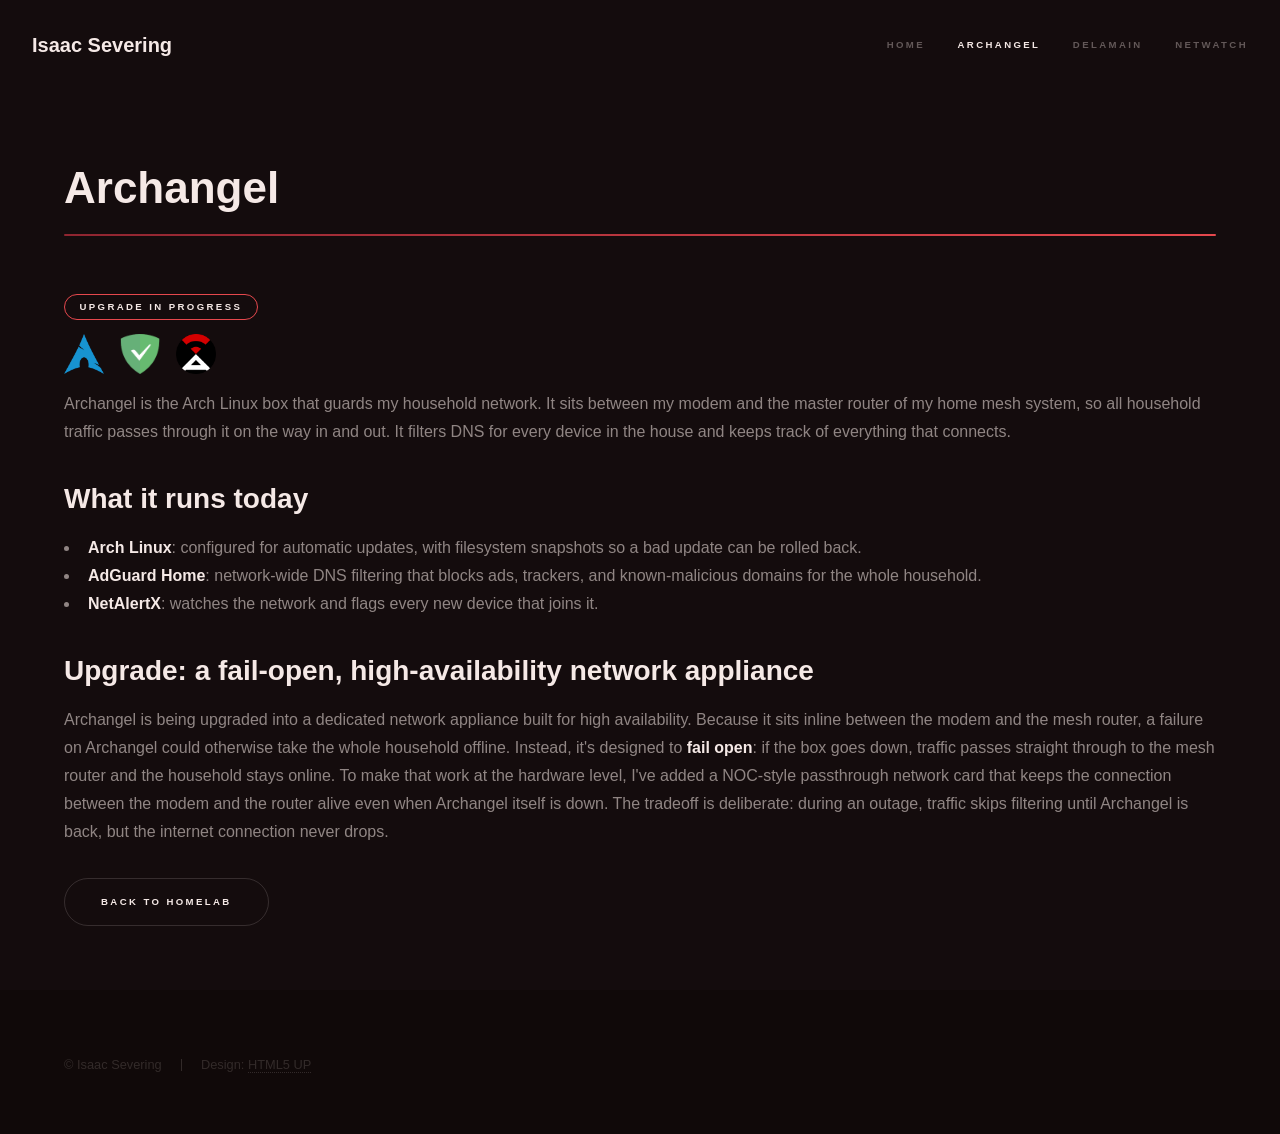
<file: archangel.html>
<!DOCTYPE HTML>
<!--
	Hyperspace by HTML5 UP
	html5up.net | @ajlkn
	Free for personal and commercial use under the CCA 3.0 license (html5up.net/license)
-->
<html>
	<head>
		<title>Archangel - Isaac Severing</title>
		<meta charset="utf-8" />
		<meta name="viewport" content="width=device-width, initial-scale=1, user-scalable=no" />
		<link rel="icon" type="image/png" href="images/favicon.png" />
		<link rel="stylesheet" href="assets/css/main.css" />
		<noscript><link rel="stylesheet" href="assets/css/noscript.css" /></noscript>
	</head>
	<body class="is-preload">

		<!-- Header -->
			<header id="header">
				<a href="index.html" class="title">Isaac Severing</a>
				<nav>
					<ul>
						<li><a href="index.html">Home</a></li>
						<li><a href="archangel.html" class="active">Archangel</a></li>
						<li><a href="delamain.html">Delamain</a></li>
						<li><a href="netwatch.html">Netwatch</a></li>
					</ul>
				</nav>
			</header>

		<!-- Wrapper -->
			<div id="wrapper">

				<!-- Main -->
					<section id="main" class="wrapper">
						<div class="inner">
							<h1 class="major">Archangel</h1>
							<span class="status-badge upgrading">Upgrade in progress</span>
							<div class="logo-row">
								<img class="icon logo" src="images/archlinux.png" alt="Arch Linux logo" />
								<img class="icon logo" src="images/adguard.png" alt="AdGuard Home logo" />
								<img class="icon logo" src="images/netalertx.png" alt="NetAlertX logo" />
							</div>
							<p>Archangel is the Arch Linux box that guards my household network. It sits between my modem and the master router of my home mesh system, so all household traffic passes through it on the way in and out. It filters DNS for every device in the house and keeps track of everything that connects.</p>

							<h2>What it runs today</h2>
							<ul>
								<li><strong>Arch Linux</strong>: configured for automatic updates, with filesystem snapshots so a bad update can be rolled back.</li>
								<li><strong>AdGuard Home</strong>: network-wide DNS filtering that blocks ads, trackers, and known-malicious domains for the whole household.</li>
								<li><strong>NetAlertX</strong>: watches the network and flags every new device that joins it.</li>
							</ul>

							<h2>Upgrade: a fail-open, high-availability network appliance</h2>
							<p>Archangel is being upgraded into a dedicated network appliance built for high availability. Because it sits inline between the modem and the mesh router, a failure on Archangel could otherwise take the whole household offline. Instead, it's designed to <strong>fail open</strong>: if the box goes down, traffic passes straight through to the mesh router and the household stays online. To make that work at the hardware level, I've added a NOC-style passthrough network card that keeps the connection between the modem and the router alive even when Archangel itself is down. The tradeoff is deliberate: during an outage, traffic skips filtering until Archangel is back, but the internet connection never drops.</p>

							<ul class="actions">
								<li><a href="index.html#homelab" class="button">Back to Homelab</a></li>
							</ul>
						</div>
					</section>

			</div>

		<!-- Footer -->
			<footer id="footer" class="wrapper alt">
				<div class="inner">
					<ul class="menu">
						<li>&copy; Isaac Severing</li><li>Design: <a href="http://html5up.net">HTML5 UP</a></li>
					</ul>
				</div>
			</footer>

		<!-- Scripts -->
			<script src="assets/js/jquery.min.js"></script>
			<script src="assets/js/jquery.scrollex.min.js"></script>
			<script src="assets/js/jquery.scrolly.min.js"></script>
			<script src="assets/js/browser.min.js"></script>
			<script src="assets/js/breakpoints.min.js"></script>
			<script src="assets/js/util.js"></script>
			<script src="assets/js/main.js"></script>

	</body>
</html>
</file>
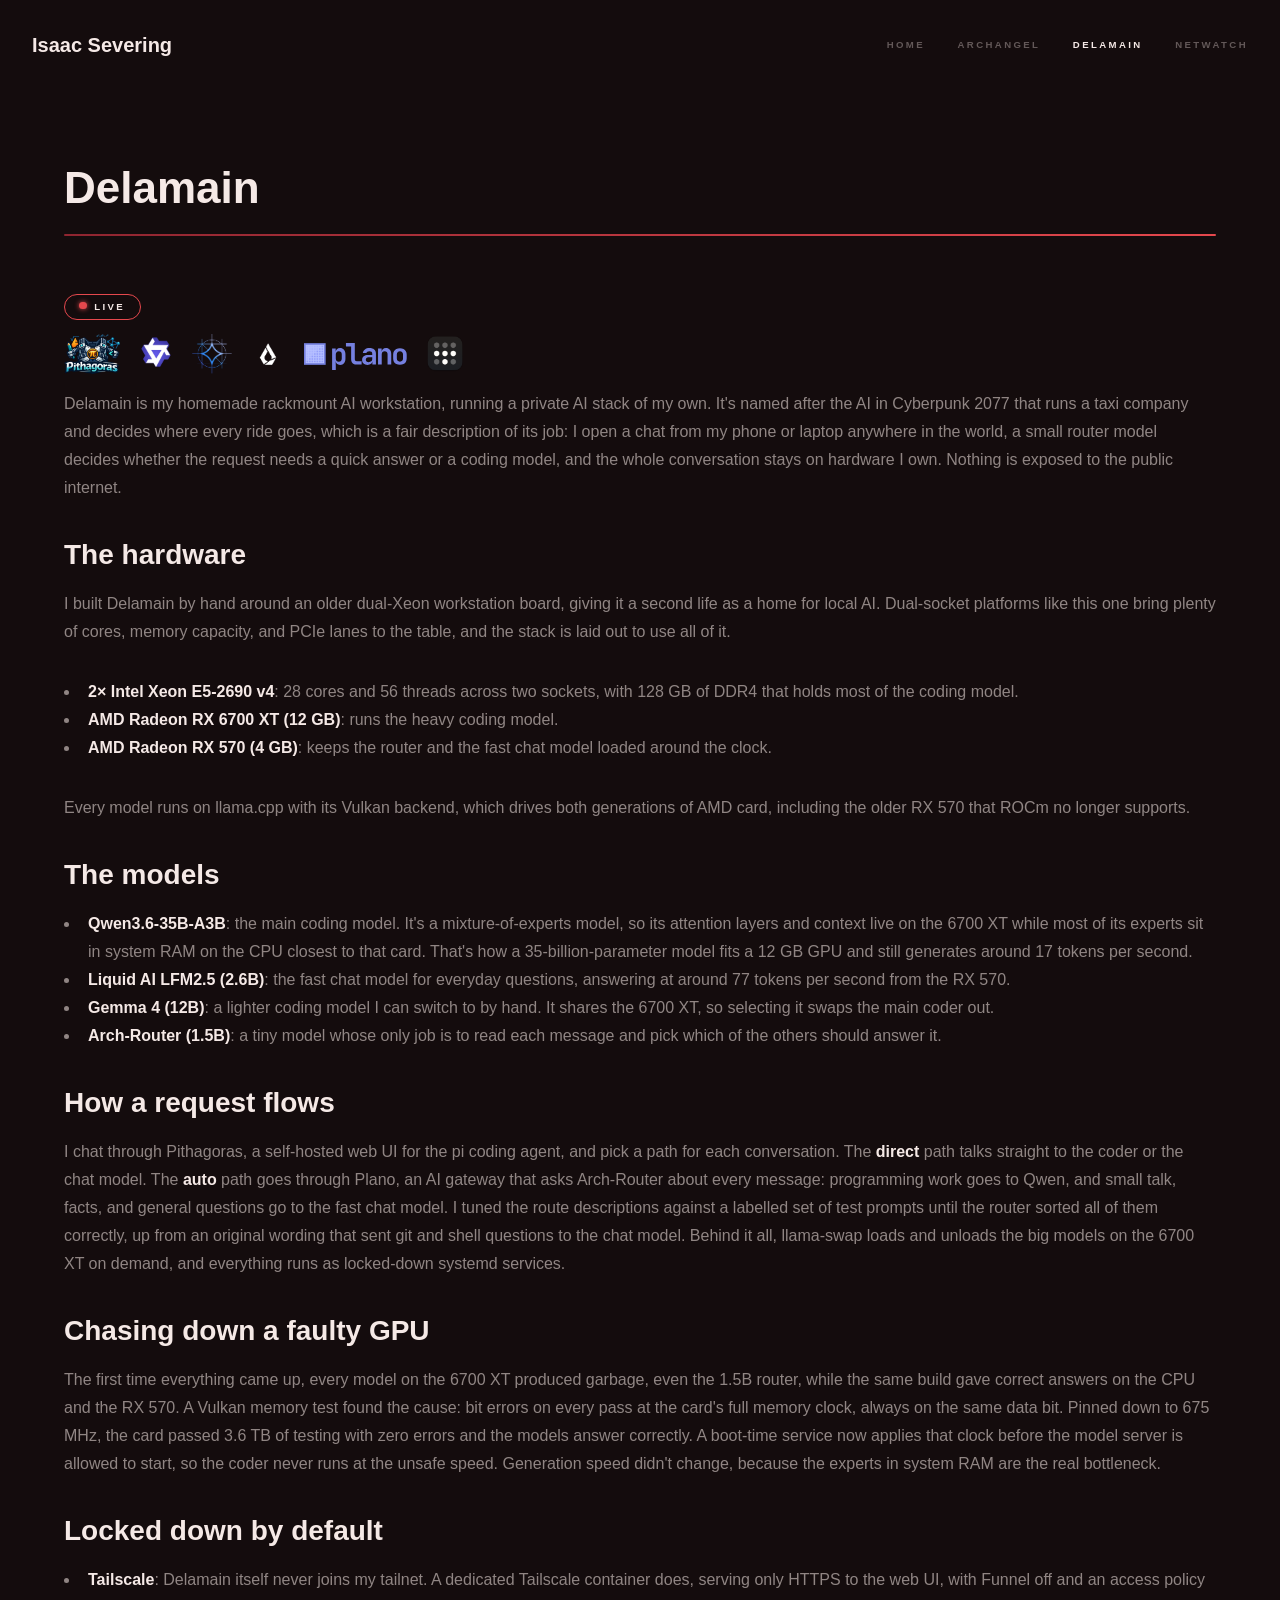
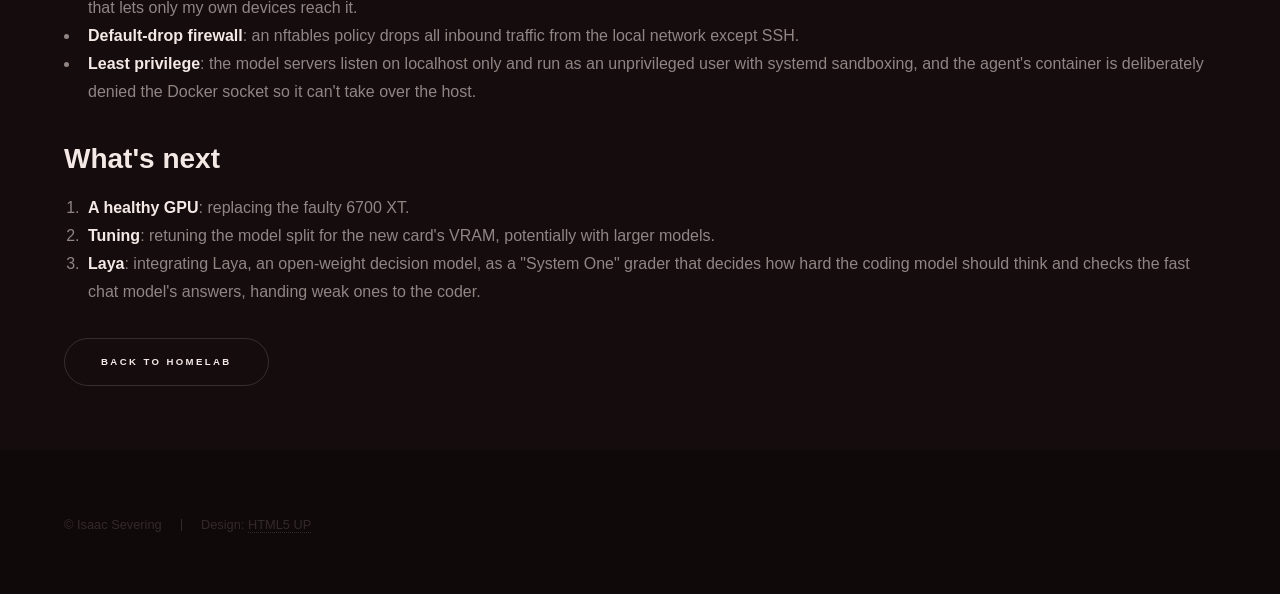
<file: delamain.html>
<!DOCTYPE HTML>
<!--
	Hyperspace by HTML5 UP
	html5up.net | @ajlkn
	Free for personal and commercial use under the CCA 3.0 license (html5up.net/license)
-->
<html>
	<head>
		<title>Delamain - Isaac Severing</title>
		<meta charset="utf-8" />
		<meta name="viewport" content="width=device-width, initial-scale=1, user-scalable=no" />
		<link rel="icon" type="image/png" href="images/favicon.png" />
		<link rel="stylesheet" href="assets/css/main.css" />
		<noscript><link rel="stylesheet" href="assets/css/noscript.css" /></noscript>
	</head>
	<body class="is-preload">

		<!-- Header -->
			<header id="header">
				<a href="index.html" class="title">Isaac Severing</a>
				<nav>
					<ul>
						<li><a href="index.html">Home</a></li>
						<li><a href="archangel.html">Archangel</a></li>
						<li><a href="delamain.html" class="active">Delamain</a></li>
						<li><a href="netwatch.html">Netwatch</a></li>
					</ul>
				</nav>
			</header>

		<!-- Wrapper -->
			<div id="wrapper">

				<!-- Main -->
					<section id="main" class="wrapper">
						<div class="inner">
							<h1 class="major">Delamain</h1>
							<span class="status-badge live">Live</span>
							<div class="logo-row">
								<a href="https://github.com/thecodacus/pithagoras" target="_blank" rel="noopener"><img class="icon logo wide" src="images/pithagoras.png" alt="Pithagoras logo" /></a>
								<img class="icon logo" src="images/qwen.webp" alt="Qwen logo" />
								<img class="icon logo" src="images/gemma.png" alt="Gemma logo" />
								<img class="icon logo" src="images/liquidai-white.png" alt="Liquid AI logo" />
								<img class="icon logo wide" src="images/plano.svg" alt="Plano logo" />
								<img class="icon logo" src="images/tailscale.png" alt="Tailscale logo" />
							</div>
							<p>Delamain is my homemade rackmount AI workstation, running a private AI stack of my own. It's named after the AI in Cyberpunk 2077 that runs a taxi company and decides where every ride goes, which is a fair description of its job: I open a chat from my phone or laptop anywhere in the world, a small router model decides whether the request needs a quick answer or a coding model, and the whole conversation stays on hardware I own. Nothing is exposed to the public internet.</p>

							<h2>The hardware</h2>
							<p>I built Delamain by hand around an older dual-Xeon workstation board, giving it a second life as a home for local AI. Dual-socket platforms like this one bring plenty of cores, memory capacity, and PCIe lanes to the table, and the stack is laid out to use all of it.</p>
							<ul>
								<li><strong>2× Intel Xeon E5-2690 v4</strong>: 28 cores and 56 threads across two sockets, with 128 GB of DDR4 that holds most of the coding model.</li>
								<li><strong>AMD Radeon RX 6700 XT (12 GB)</strong>: runs the heavy coding model.</li>
								<li><strong>AMD Radeon RX 570 (4 GB)</strong>: keeps the router and the fast chat model loaded around the clock.</li>
							</ul>
							<p>Every model runs on llama.cpp with its Vulkan backend, which drives both generations of AMD card, including the older RX 570 that ROCm no longer supports.</p>

							<h2>The models</h2>
							<ul>
								<li><strong>Qwen3.6-35B-A3B</strong>: the main coding model. It's a mixture-of-experts model, so its attention layers and context live on the 6700 XT while most of its experts sit in system RAM on the CPU closest to that card. That's how a 35-billion-parameter model fits a 12 GB GPU and still generates around 17 tokens per second.</li>
								<li><strong>Liquid AI LFM2.5 (2.6B)</strong>: the fast chat model for everyday questions, answering at around 77 tokens per second from the RX 570.</li>
								<li><strong>Gemma 4 (12B)</strong>: a lighter coding model I can switch to by hand. It shares the 6700 XT, so selecting it swaps the main coder out.</li>
								<li><strong>Arch-Router (1.5B)</strong>: a tiny model whose only job is to read each message and pick which of the others should answer it.</li>
							</ul>

							<h2>How a request flows</h2>
							<p>I chat through Pithagoras, a self-hosted web UI for the pi coding agent, and pick a path for each conversation. The <strong>direct</strong> path talks straight to the coder or the chat model. The <strong>auto</strong> path goes through Plano, an AI gateway that asks Arch-Router about every message: programming work goes to Qwen, and small talk, facts, and general questions go to the fast chat model. I tuned the route descriptions against a labelled set of test prompts until the router sorted all of them correctly, up from an original wording that sent git and shell questions to the chat model. Behind it all, llama-swap loads and unloads the big models on the 6700 XT on demand, and everything runs as locked-down systemd services.</p>

							<h2>Chasing down a faulty GPU</h2>
							<p>The first time everything came up, every model on the 6700 XT produced garbage, even the 1.5B router, while the same build gave correct answers on the CPU and the RX 570. A Vulkan memory test found the cause: bit errors on every pass at the card's full memory clock, always on the same data bit. Pinned down to 675 MHz, the card passed 3.6 TB of testing with zero errors and the models answer correctly. A boot-time service now applies that clock before the model server is allowed to start, so the coder never runs at the unsafe speed. Generation speed didn't change, because the experts in system RAM are the real bottleneck.</p>

							<h2>Locked down by default</h2>
							<ul>
								<li><strong>Tailscale</strong>: Delamain itself never joins my tailnet. A dedicated Tailscale container does, serving only HTTPS to the web UI, with Funnel off and an access policy that lets only my own devices reach it.</li>
								<li><strong>Default-drop firewall</strong>: an nftables policy drops all inbound traffic from the local network except SSH.</li>
								<li><strong>Least privilege</strong>: the model servers listen on localhost only and run as an unprivileged user with systemd sandboxing, and the agent's container is deliberately denied the Docker socket so it can't take over the host.</li>
							</ul>

							<h2>What's next</h2>
							<ol>
								<li><strong>A healthy GPU</strong>: replacing the faulty 6700 XT.</li>
								<li><strong>Tuning</strong>: retuning the model split for the new card's VRAM, potentially with larger models.</li>
								<li><strong>Laya</strong>: integrating Laya, an open-weight decision model, as a "System One" grader that decides how hard the coding model should think and checks the fast chat model's answers, handing weak ones to the coder.</li>
							</ol>

							<ul class="actions">
								<li><a href="index.html#homelab" class="button">Back to Homelab</a></li>
							</ul>
						</div>
					</section>

			</div>

		<!-- Footer -->
			<footer id="footer" class="wrapper alt">
				<div class="inner">
					<ul class="menu">
						<li>&copy; Isaac Severing</li><li>Design: <a href="http://html5up.net">HTML5 UP</a></li>
					</ul>
				</div>
			</footer>

		<!-- Scripts -->
			<script src="assets/js/jquery.min.js"></script>
			<script src="assets/js/jquery.scrollex.min.js"></script>
			<script src="assets/js/jquery.scrolly.min.js"></script>
			<script src="assets/js/browser.min.js"></script>
			<script src="assets/js/breakpoints.min.js"></script>
			<script src="assets/js/util.js"></script>
			<script src="assets/js/main.js"></script>

	</body>
</html>
</file>
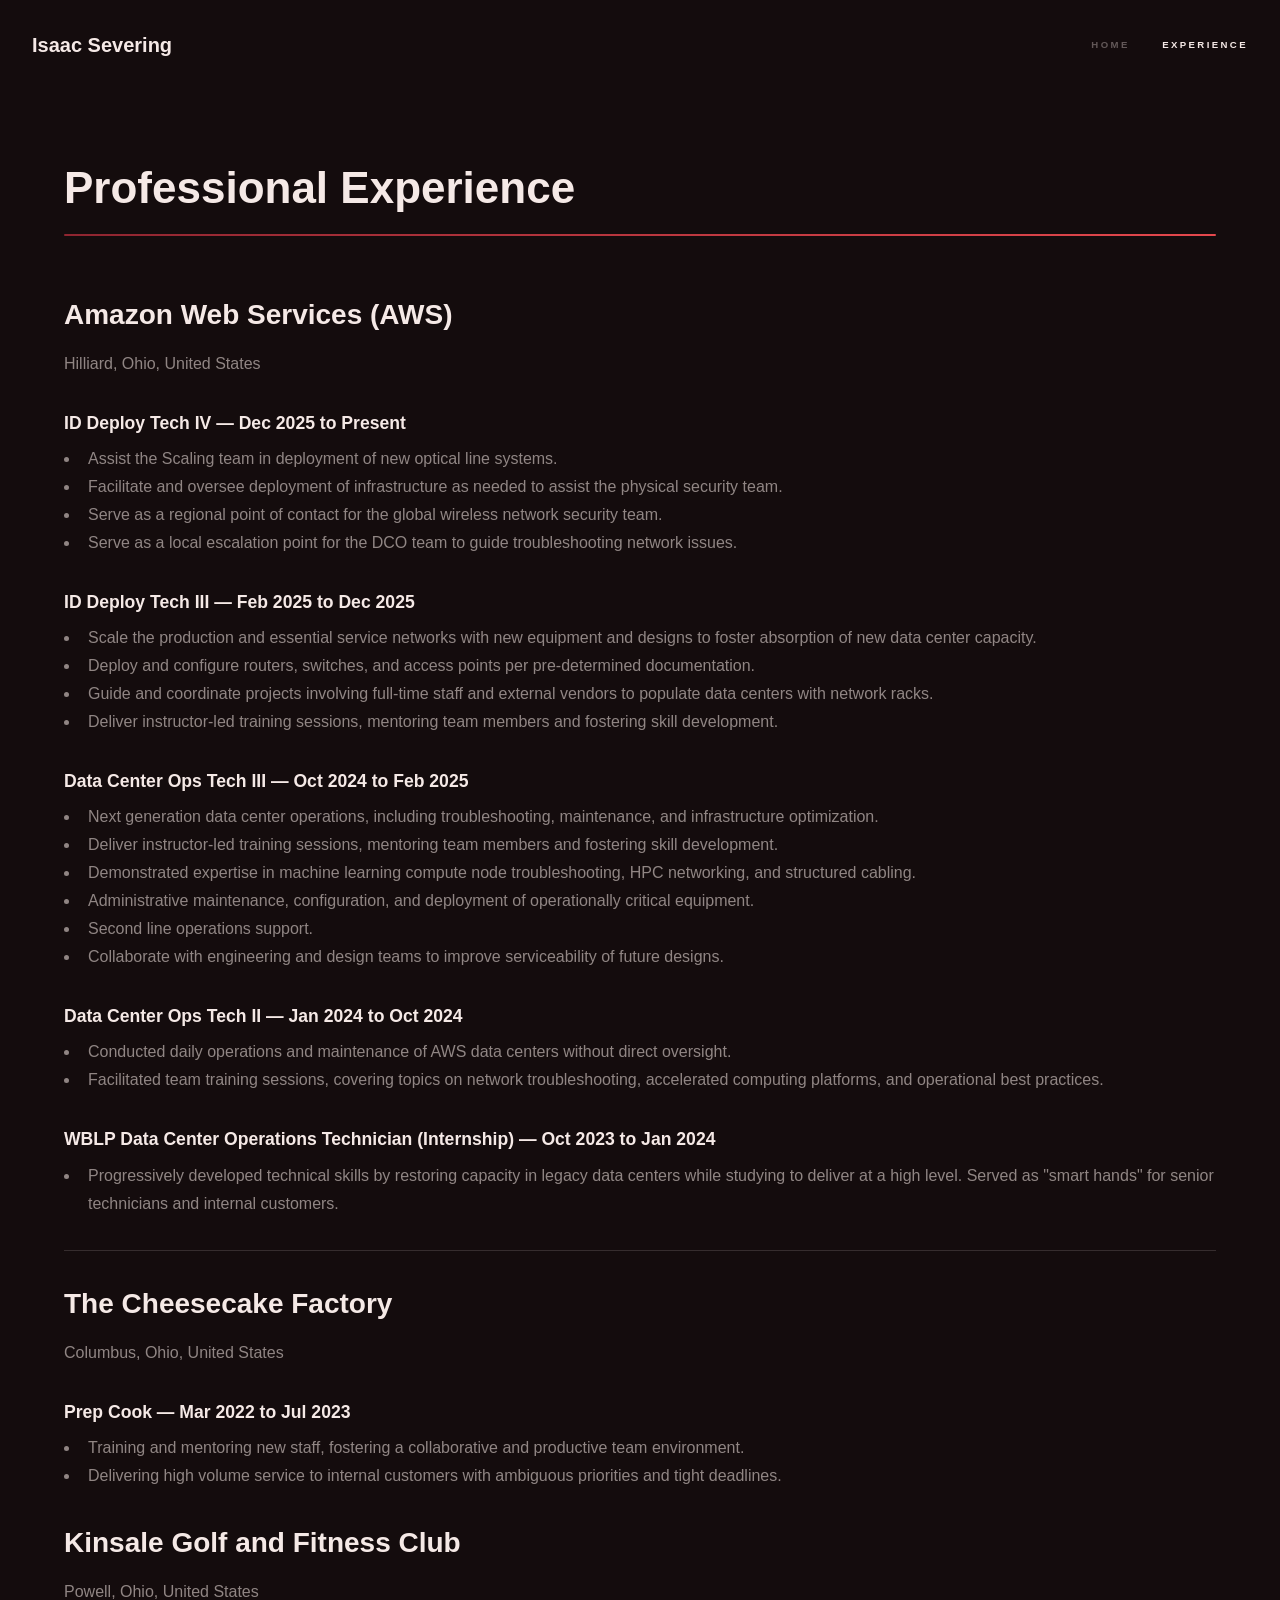
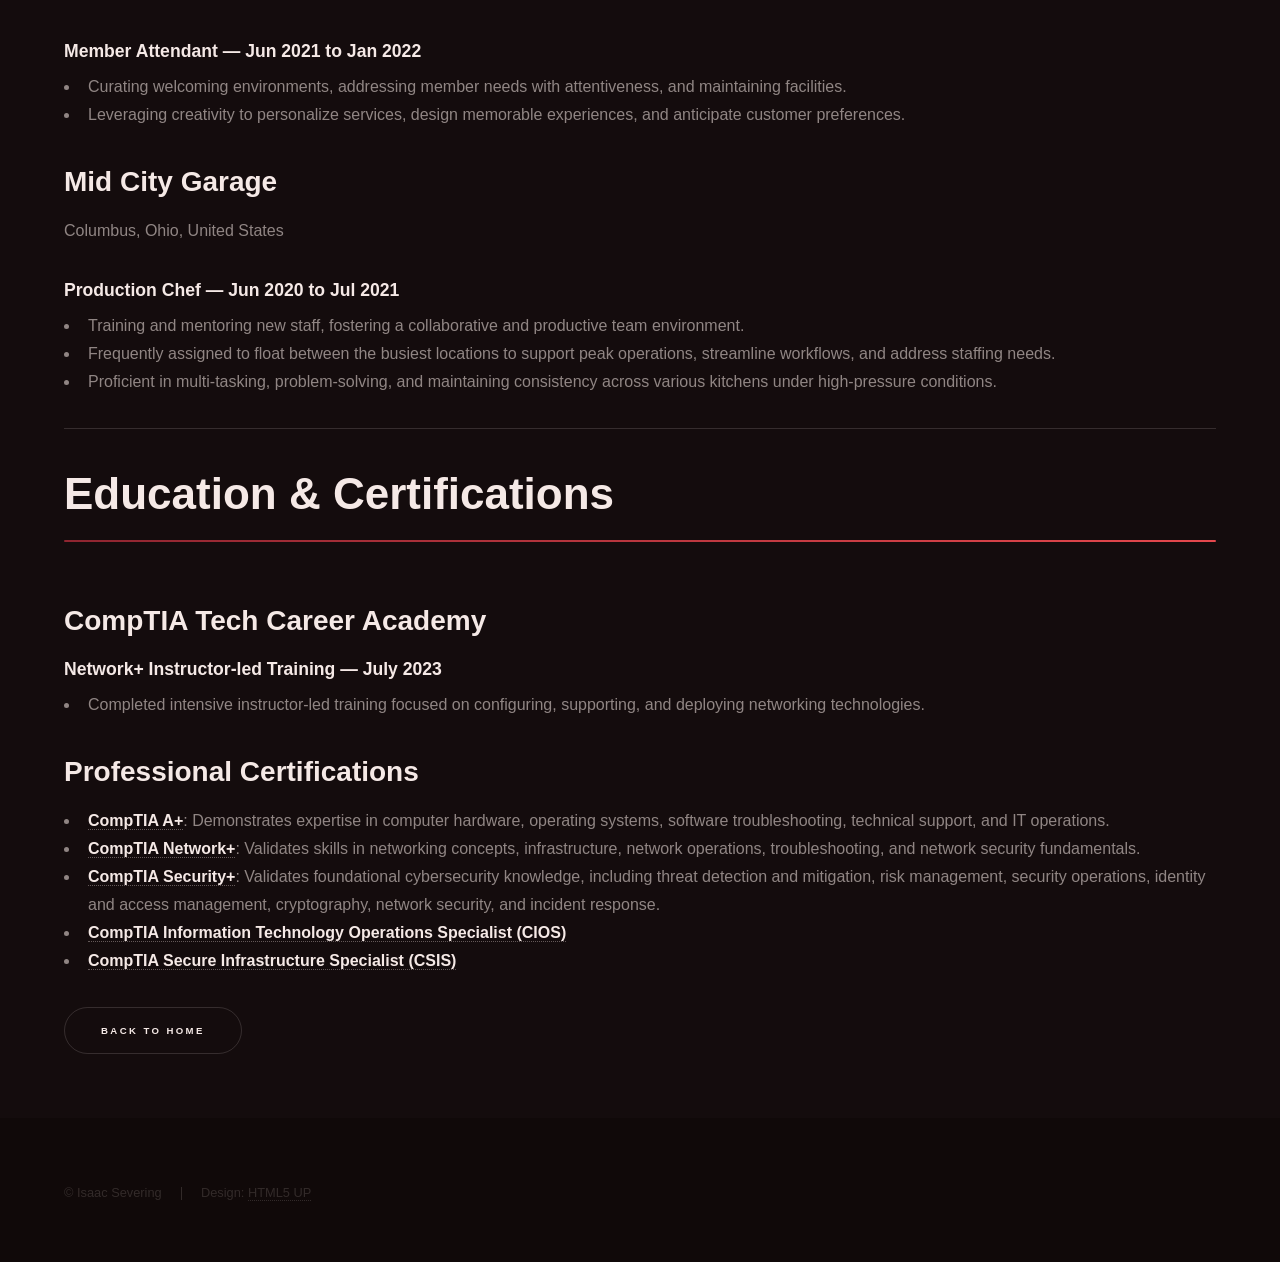
<file: generic.html>
<!DOCTYPE HTML>
<!--
	Hyperspace by HTML5 UP
	html5up.net | @ajlkn
	Free for personal and commercial use under the CCA 3.0 license (html5up.net/license)
-->
<html>
	<head>
		<title>Experience - Isaac Severing</title>
		<meta charset="utf-8" />
		<meta name="viewport" content="width=device-width, initial-scale=1, user-scalable=no" />
		<link rel="icon" type="image/png" href="images/favicon.png" />
		<link rel="stylesheet" href="assets/css/main.css" />
		<noscript><link rel="stylesheet" href="assets/css/noscript.css" /></noscript>
	</head>
	<body class="is-preload">

		<!-- Header -->
			<header id="header">
				<a href="index.html" class="title">Isaac Severing</a>
				<nav>
					<ul>
						<li><a href="index.html">Home</a></li>
						<li><a href="generic.html" class="active">Experience</a></li>
					</ul>
				</nav>
			</header>

		<!-- Wrapper -->
			<div id="wrapper">

				<!-- Main -->
					<section id="main" class="wrapper">
						<div class="inner">
							<h1 class="major">Professional Experience</h1>

							<h2>Amazon Web Services (AWS)</h2>
							<p>Hilliard, Ohio, United States</p>

							<h3>ID Deploy Tech IV — Dec 2025 to Present</h3>
							<ul>
								<li>Assist the Scaling team in deployment of new optical line systems.</li>
								<li>Facilitate and oversee deployment of infrastructure as needed to assist the physical security team.</li>
								<li>Serve as a regional point of contact for the global wireless network security team.</li>
								<li>Serve as a local escalation point for the DCO team to guide troubleshooting network issues.</li>
							</ul>

							<h3>ID Deploy Tech III — Feb 2025 to Dec 2025</h3>
							<ul>
								<li>Scale the production and essential service networks with new equipment and designs to foster absorption of new data center capacity.</li>
								<li>Deploy and configure routers, switches, and access points per pre-determined documentation.</li>
								<li>Guide and coordinate projects involving full-time staff and external vendors to populate data centers with network racks.</li>
								<li>Deliver instructor-led training sessions, mentoring team members and fostering skill development.</li>
							</ul>

							<h3>Data Center Ops Tech III — Oct 2024 to Feb 2025</h3>
							<ul>
								<li>Next generation data center operations, including troubleshooting, maintenance, and infrastructure optimization.</li>
								<li>Deliver instructor-led training sessions, mentoring team members and fostering skill development.</li>
								<li>Demonstrated expertise in machine learning compute node troubleshooting, HPC networking, and structured cabling.</li>
								<li>Administrative maintenance, configuration, and deployment of operationally critical equipment.</li>
								<li>Second line operations support.</li>
								<li>Collaborate with engineering and design teams to improve serviceability of future designs.</li>
							</ul>

							<h3>Data Center Ops Tech II — Jan 2024 to Oct 2024</h3>
							<ul>
								<li>Conducted daily operations and maintenance of AWS data centers without direct oversight.</li>
								<li>Facilitated team training sessions, covering topics on network troubleshooting, accelerated computing platforms, and operational best practices.</li>
							</ul>

							<h3>WBLP Data Center Operations Technician (Internship) — Oct 2023 to Jan 2024</h3>
							<ul>
								<li>Progressively developed technical skills by restoring capacity in legacy data centers while studying to deliver at a high level. Served as "smart hands" for senior technicians and internal customers.</li>
							</ul>

							<hr />

							<h2>The Cheesecake Factory</h2>
							<p>Columbus, Ohio, United States</p>
							<h3>Prep Cook — Mar 2022 to Jul 2023</h3>
							<ul>
								<li>Training and mentoring new staff, fostering a collaborative and productive team environment.</li>
								<li>Delivering high volume service to internal customers with ambiguous priorities and tight deadlines.</li>
							</ul>

							<h2>Kinsale Golf and Fitness Club</h2>
							<p>Powell, Ohio, United States</p>
							<h3>Member Attendant — Jun 2021 to Jan 2022</h3>
							<ul>
								<li>Curating welcoming environments, addressing member needs with attentiveness, and maintaining facilities.</li>
								<li>Leveraging creativity to personalize services, design memorable experiences, and anticipate customer preferences.</li>
							</ul>

							<h2>Mid City Garage</h2>
							<p>Columbus, Ohio, United States</p>
							<h3>Production Chef — Jun 2020 to Jul 2021</h3>
							<ul>
								<li>Training and mentoring new staff, fostering a collaborative and productive team environment.</li>
								<li>Frequently assigned to float between the busiest locations to support peak operations, streamline workflows, and address staffing needs.</li>
								<li>Proficient in multi-tasking, problem-solving, and maintaining consistency across various kitchens under high-pressure conditions.</li>
							</ul>

							<hr />

							<h1 class="major">Education &amp; Certifications</h1>

							<h2>CompTIA Tech Career Academy</h2>
							<h3>Network+ Instructor-led Training — July 2023</h3>
							<ul>
								<li>Completed intensive instructor-led training focused on configuring, supporting, and deploying networking technologies.</li>
							</ul>

							<h2>Professional Certifications</h2>
							<ul>
								<li><strong><a href="https://www.credly.com/earner/earned/badge/44899c7b-aaf7-4cbd-8a0c-1f3a6bb6fcd4" target="_blank" rel="noopener">CompTIA A+</a></strong>: Demonstrates expertise in computer hardware, operating systems, software troubleshooting, technical support, and IT operations.</li>
								<li><strong><a href="https://www.credly.com/earner/earned/badge/cd5c6654-b355-419c-8662-6527d2db8a4e" target="_blank" rel="noopener">CompTIA Network+</a></strong>: Validates skills in networking concepts, infrastructure, network operations, troubleshooting, and network security fundamentals.</li>
								<li><strong><a href="https://www.credly.com/earner/earned/badge/91b51de1-b717-4de7-806a-c71032d96834" target="_blank" rel="noopener">CompTIA Security+</a></strong>: Validates foundational cybersecurity knowledge, including threat detection and mitigation, risk management, security operations, identity and access management, cryptography, network security, and incident response.</li>
								<li><strong><a href="https://www.credly.com/earner/earned/badge/57deb546-39c4-43ba-9ff3-159d49da7747" target="_blank" rel="noopener">CompTIA Information Technology Operations Specialist (CIOS)</a></strong></li>
								<li><strong><a href="https://www.credly.com/earner/earned/badge/b39fe739-7cd9-46ee-b1a6-dfacf14033ec" target="_blank" rel="noopener">CompTIA Secure Infrastructure Specialist (CSIS)</a></strong></li>
							</ul>

							<ul class="actions">
								<li><a href="index.html" class="button">Back to Home</a></li>
							</ul>
						</div>
					</section>

			</div>

		<!-- Footer -->
			<footer id="footer" class="wrapper alt">
				<div class="inner">
					<ul class="menu">
						<li>&copy; Isaac Severing</li><li>Design: <a href="http://html5up.net">HTML5 UP</a></li>
					</ul>
				</div>
			</footer>

		<!-- Scripts -->
			<script src="assets/js/jquery.min.js"></script>
			<script src="assets/js/jquery.scrollex.min.js"></script>
			<script src="assets/js/jquery.scrolly.min.js"></script>
			<script src="assets/js/browser.min.js"></script>
			<script src="assets/js/breakpoints.min.js"></script>
			<script src="assets/js/util.js"></script>
			<script src="assets/js/main.js"></script>

	</body>
</html>
</file>
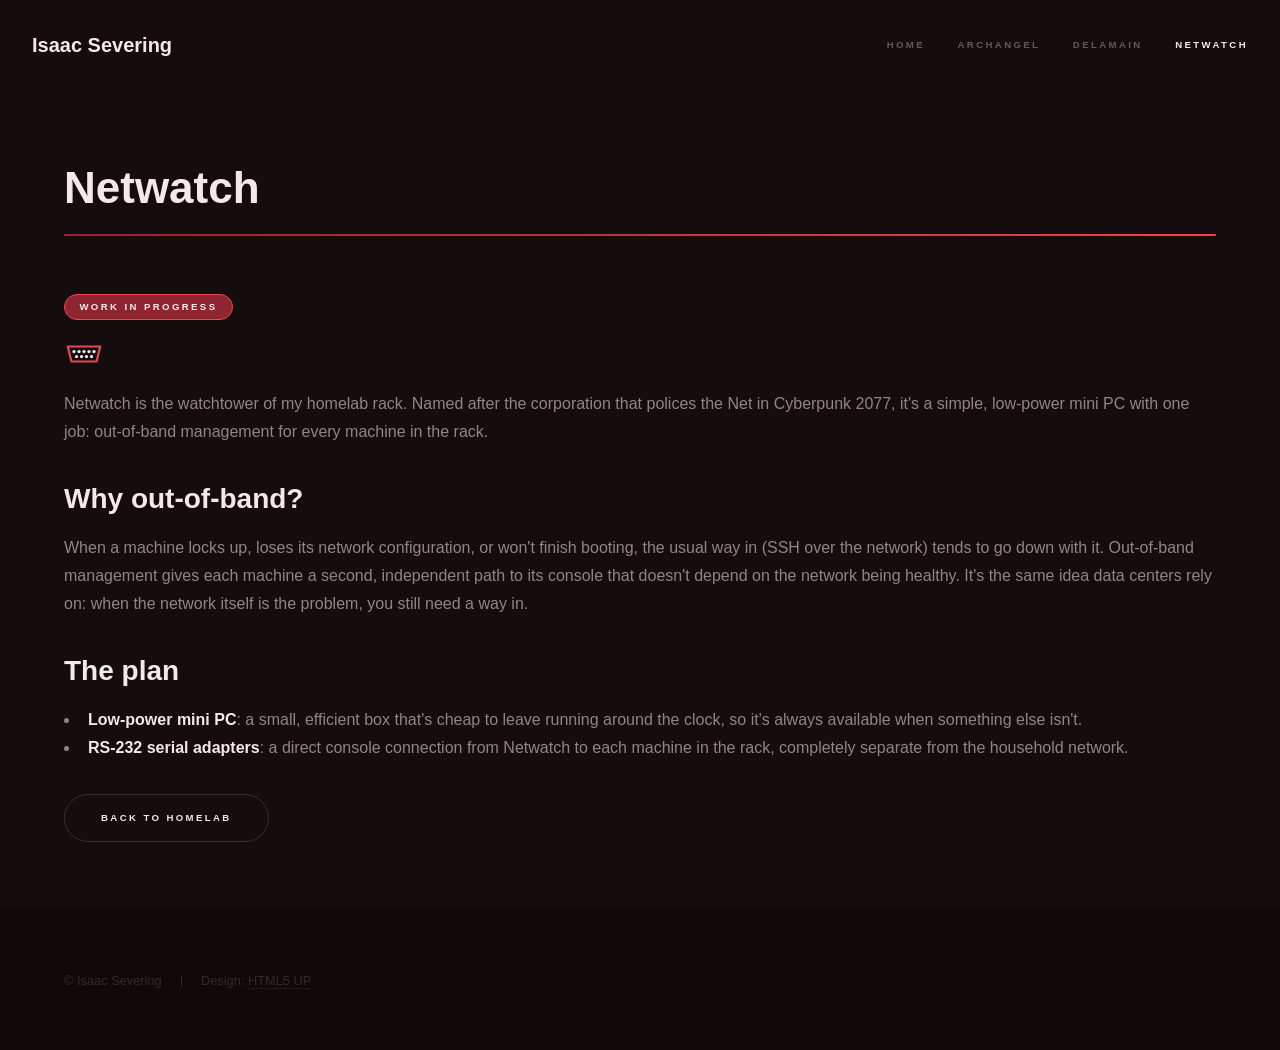
<file: netwatch.html>
<!DOCTYPE HTML>
<!--
	Hyperspace by HTML5 UP
	html5up.net | @ajlkn
	Free for personal and commercial use under the CCA 3.0 license (html5up.net/license)
-->
<html>
	<head>
		<title>Netwatch - Isaac Severing</title>
		<meta charset="utf-8" />
		<meta name="viewport" content="width=device-width, initial-scale=1, user-scalable=no" />
		<link rel="icon" type="image/png" href="images/favicon.png" />
		<link rel="stylesheet" href="assets/css/main.css" />
		<noscript><link rel="stylesheet" href="assets/css/noscript.css" /></noscript>
	</head>
	<body class="is-preload">

		<!-- Header -->
			<header id="header">
				<a href="index.html" class="title">Isaac Severing</a>
				<nav>
					<ul>
						<li><a href="index.html">Home</a></li>
						<li><a href="archangel.html">Archangel</a></li>
						<li><a href="delamain.html">Delamain</a></li>
						<li><a href="netwatch.html" class="active">Netwatch</a></li>
					</ul>
				</nav>
			</header>

		<!-- Wrapper -->
			<div id="wrapper">

				<!-- Main -->
					<section id="main" class="wrapper">
						<div class="inner">
							<h1 class="major">Netwatch</h1>
							<span class="status-badge wip">Work in progress</span>
							<div class="logo-row">
								<img class="icon logo" src="images/netwatch.svg" alt="Serial port icon" />
							</div>
							<p>Netwatch is the watchtower of my homelab rack. Named after the corporation that polices the Net in Cyberpunk 2077, it's a simple, low-power mini PC with one job: out-of-band management for every machine in the rack.</p>

							<h2>Why out-of-band?</h2>
							<p>When a machine locks up, loses its network configuration, or won't finish booting, the usual way in (SSH over the network) tends to go down with it. Out-of-band management gives each machine a second, independent path to its console that doesn't depend on the network being healthy. It's the same idea data centers rely on: when the network itself is the problem, you still need a way in.</p>

							<h2>The plan</h2>
							<ul>
								<li><strong>Low-power mini PC</strong>: a small, efficient box that's cheap to leave running around the clock, so it's always available when something else isn't.</li>
								<li><strong>RS-232 serial adapters</strong>: a direct console connection from Netwatch to each machine in the rack, completely separate from the household network.</li>
							</ul>

							<ul class="actions">
								<li><a href="index.html#homelab" class="button">Back to Homelab</a></li>
							</ul>
						</div>
					</section>

			</div>

		<!-- Footer -->
			<footer id="footer" class="wrapper alt">
				<div class="inner">
					<ul class="menu">
						<li>&copy; Isaac Severing</li><li>Design: <a href="http://html5up.net">HTML5 UP</a></li>
					</ul>
				</div>
			</footer>

		<!-- Scripts -->
			<script src="assets/js/jquery.min.js"></script>
			<script src="assets/js/jquery.scrollex.min.js"></script>
			<script src="assets/js/jquery.scrolly.min.js"></script>
			<script src="assets/js/browser.min.js"></script>
			<script src="assets/js/breakpoints.min.js"></script>
			<script src="assets/js/util.js"></script>
			<script src="assets/js/main.js"></script>

	</body>
</html>
</file>
<file: assets/css/noscript.css>
/*
	Hyperspace by HTML5 UP
	html5up.net | @ajlkn
	Free for personal and commercial use under the CCA 3.0 license (html5up.net/license)
*/

/* Spotlights */

	.spotlights > section > .image:before {
		opacity: 0 !important;
	}

	.spotlights > section > .content > .inner {
		-moz-transform: none !important;
		-webkit-transform: none !important;
		-ms-transform: none !important;
		transform: none !important;
		opacity: 1 !important;
	}

/* Wrapper */

	.wrapper > .inner {
		opacity: 1 !important;
		-moz-transform: none !important;
		-webkit-transform: none !important;
		-ms-transform: none !important;
		transform: none !important;
	}

/* Sidebar */

	#sidebar > .inner {
		opacity: 1 !important;
	}

	#sidebar nav > ul > li {
		-moz-transform: none !important;
		-webkit-transform: none !important;
		-ms-transform: none !important;
		transform: none !important;
		opacity: 1 !important;
	}
</file>
<file: assets/css/main.css>
@import url(fontawesome-all.min.css);

/*
	Hyperspace by HTML5 UP
	html5up.net | @ajlkn
	Free for personal and commercial use under the CCA 3.0 license (html5up.net/license)
*/

html, body, div, span, applet, object,
iframe, h1, h2, h3, h4, h5, h6, p, blockquote,
pre, a, abbr, acronym, address, big, cite,
code, del, dfn, em, img, ins, kbd, q, s, samp,
small, strike, strong, sub, sup, tt, var, b,
u, i, center, dl, dt, dd, ol, ul, li, fieldset,
form, label, legend, table, caption, tbody,
tfoot, thead, tr, th, td, article, aside,
canvas, details, embed, figure, figcaption,
footer, header, hgroup, menu, nav, output, ruby,
section, summary, time, mark, audio, video {
	margin: 0;
	padding: 0;
	border: 0;
	font-size: 100%;
	font: inherit;
	vertical-align: baseline;}

article, aside, details, figcaption, figure,
footer, header, hgroup, menu, nav, section {
	display: block;}

body {
	line-height: 1;
}

ol, ul {
	list-style: none;
}

blockquote, q {
	quotes: none;
}

	blockquote:before, blockquote:after, q:before, q:after {
		content: '';
		content: none;
	}

table {
	border-collapse: collapse;
	border-spacing: 0;
}

body {
	-webkit-text-size-adjust: none;
}

mark {
	background-color: transparent;
	color: inherit;
}

input::-moz-focus-inner {
	border: 0;
	padding: 0;
}

input, select, textarea {
	-moz-appearance: none;
	-webkit-appearance: none;
	-ms-appearance: none;
	appearance: none;
}

/* Basic */

	@-ms-viewport {
		width: device-width;
	}

	body {
		-ms-overflow-style: scrollbar;
	}

	@media screen and (max-width: 480px) {

		html, body {
			min-width: 320px;
		}

	}

	html {
		box-sizing: border-box;
	}

	*, *:before, *:after {
		box-sizing: inherit;
	}

	body {
		background: #140c0d;
	}

		body.is-preload *, body.is-preload *:before, body.is-preload *:after {
			-moz-animation: none !important;
			-webkit-animation: none !important;
			-ms-animation: none !important;
			animation: none !important;
			-moz-transition: none !important;
			-webkit-transition: none !important;
			-ms-transition: none !important;
			transition: none !important;
		}

/* Type */

	body, input, select, textarea {
		color: rgba(245, 233, 230, 0.55);
		font-family: Arial, Helvetica, sans-serif;
		font-size: 16.5pt;
		font-weight: normal;
		line-height: 1.75;
	}

		@media screen and (max-width: 1680px) {

			body, input, select, textarea {
				font-size: 13pt;
			}

		}

		@media screen and (max-width: 1280px) {

			body, input, select, textarea {
				font-size: 12pt;
			}

		}

		@media screen and (max-width: 360px) {

			body, input, select, textarea {
				font-size: 11pt;
			}

		}

	a {
		-moz-transition: color 0.2s ease, border-bottom-color 0.2s ease;
		-webkit-transition: color 0.2s ease, border-bottom-color 0.2s ease;
		-ms-transition: color 0.2s ease, border-bottom-color 0.2s ease;
		transition: color 0.2s ease, border-bottom-color 0.2s ease;
		border-bottom: dotted 1px rgba(245, 233, 230, 0.35);
		color: inherit;
		text-decoration: none;
	}

		a:hover {
			border-bottom-color: transparent;
			color: #f5e9e6;
		}

	strong, b {
		color: #f5e9e6;
		font-weight: bold;
	}

	em, i {
		font-style: italic;
	}

	p {
		margin: 0 0 2em 0;
	}

	h1, h2, h3, h4, h5, h6 {
		color: #f5e9e6;
		font-weight: bold;
		line-height: 1.5;
		margin: 0 0 0.5em 0;
	}

		h1 a, h2 a, h3 a, h4 a, h5 a, h6 a {
			color: inherit;
			text-decoration: none;
		}

	h1 {
		font-size: 2.75em;
	}

		h1.major {
			margin: 0 0 1.3em 0;
			position: relative;
			padding-bottom: 0.35em;
		}

			h1.major:after {
				background-image: -moz-linear-gradient(to right, #8f2530, #e5484d);
				background-image: -webkit-linear-gradient(to right, #8f2530, #e5484d);
				background-image: -ms-linear-gradient(to right, #8f2530, #e5484d);
				background-image: linear-gradient(to right, #8f2530, #e5484d);
				-moz-transition: max-width 0.2s ease;
				-webkit-transition: max-width 0.2s ease;
				-ms-transition: max-width 0.2s ease;
				transition: max-width 0.2s ease;
				border-radius: 0.2em;
				bottom: 0;
				content: '';
				height: 0.05em;
				position: absolute;
				right: 0;
				width: 100%;
			}

	h2 {
		font-size: 1.75em;
	}

	h3 {
		font-size: 1.1em;
	}

	h4 {
		font-size: 1em;
	}

	h5 {
		font-size: 0.8em;
	}

	h6 {
		font-size: 0.6em;
	}

	@media screen and (max-width: 736px) {

		h1 {
			font-size: 2em;
		}

		h2 {
			font-size: 1.25em;
		}

		h3 {
			font-size: 1em;
		}

		h4 {
			font-size: 0.8em;
		}

		h5 {
			font-size: 0.6em;
		}

		h6 {
			font-size: 0.6em;
		}

	}

	sub {
		font-size: 0.8em;
		position: relative;
		top: 0.5em;
	}

	sup {
		font-size: 0.8em;
		position: relative;
		top: -0.5em;
	}

	blockquote {
		border-left: solid 4px rgba(245, 233, 230, 0.15);
		font-style: italic;
		margin: 0 0 2em 0;
		padding: 0.5em 0 0.5em 2em;
	}

	code {
		background: rgba(245, 233, 230, 0.05);
		border-radius: 0.25em;
		border: solid 1px rgba(245, 233, 230, 0.15);
		font-family: "Courier New", monospace;
		font-size: 0.9em;
		margin: 0 0.25em;
		padding: 0.25em 0.65em;
	}

	pre {
		-webkit-overflow-scrolling: touch;
		font-family: "Courier New", monospace;
		font-size: 0.9em;
		margin: 0 0 2em 0;
	}

		pre code {
			display: block;
			line-height: 1.75em;
			padding: 1em 1.5em;
			overflow-x: auto;
		}

	hr {
		border: 0;
		border-bottom: solid 1px rgba(245, 233, 230, 0.15);
		margin: 2em 0;
	}

		hr.major {
			margin: 3em 0;
		}

	.align-left {
		text-align: left;
	}

	.align-center {
		text-align: center;
	}

	.align-right {
		text-align: right;
	}

/* Row */

	.row {
		display: flex;
		flex-wrap: wrap;
		box-sizing: border-box;
		align-items: stretch;
	}

		.row > * {
			box-sizing: border-box;
		}

		.row.gtr-uniform > * > :last-child {
			margin-bottom: 0;
		}

		.row.aln-left {
			justify-content: flex-start;
		}

		.row.aln-center {
			justify-content: center;
		}

		.row.aln-right {
			justify-content: flex-end;
		}

		.row.aln-top {
			align-items: flex-start;
		}

		.row.aln-middle {
			align-items: center;
		}

		.row.aln-bottom {
			align-items: flex-end;
		}

		.row > .imp {
			order: -1;
		}

		.row > .col-1 {
			width: 8.33333%;
		}

		.row > .off-1 {
			margin-left: 8.33333%;
		}

		.row > .col-2 {
			width: 16.66667%;
		}

		.row > .off-2 {
			margin-left: 16.66667%;
		}

		.row > .col-3 {
			width: 25%;
		}

		.row > .off-3 {
			margin-left: 25%;
		}

		.row > .col-4 {
			width: 33.33333%;
		}

		.row > .off-4 {
			margin-left: 33.33333%;
		}

		.row > .col-5 {
			width: 41.66667%;
		}

		.row > .off-5 {
			margin-left: 41.66667%;
		}

		.row > .col-6 {
			width: 50%;
		}

		.row > .off-6 {
			margin-left: 50%;
		}

		.row > .col-7 {
			width: 58.33333%;
		}

		.row > .off-7 {
			margin-left: 58.33333%;
		}

		.row > .col-8 {
			width: 66.66667%;
		}

		.row > .off-8 {
			margin-left: 66.66667%;
		}

		.row > .col-9 {
			width: 75%;
		}

		.row > .off-9 {
			margin-left: 75%;
		}

		.row > .col-10 {
			width: 83.33333%;
		}

		.row > .off-10 {
			margin-left: 83.33333%;
		}

		.row > .col-11 {
			width: 91.66667%;
		}

		.row > .off-11 {
			margin-left: 91.66667%;
		}

		.row > .col-12 {
			width: 100%;
		}

		.row > .off-12 {
			margin-left: 100%;
		}

		.row.gtr-0 {
			margin-top: 0;
			margin-left: 0em;
		}

			.row.gtr-0 > * {
				padding: 0 0 0 0em;
			}

			.row.gtr-0.gtr-uniform {
				margin-top: 0em;
			}

				.row.gtr-0.gtr-uniform > * {
					padding-top: 0em;
				}

		.row.gtr-25 {
			margin-top: 0;
			margin-left: -0.375em;
		}

			.row.gtr-25 > * {
				padding: 0 0 0 0.375em;
			}

			.row.gtr-25.gtr-uniform {
				margin-top: -0.375em;
			}

				.row.gtr-25.gtr-uniform > * {
					padding-top: 0.375em;
				}

		.row.gtr-50 {
			margin-top: 0;
			margin-left: -0.75em;
		}

			.row.gtr-50 > * {
				padding: 0 0 0 0.75em;
			}

			.row.gtr-50.gtr-uniform {
				margin-top: -0.75em;
			}

				.row.gtr-50.gtr-uniform > * {
					padding-top: 0.75em;
				}

		.row {
			margin-top: 0;
			margin-left: -1.5em;
		}

			.row > * {
				padding: 0 0 0 1.5em;
			}

			.row.gtr-uniform {
				margin-top: -1.5em;
			}

				.row.gtr-uniform > * {
					padding-top: 1.5em;
				}

		.row.gtr-150 {
			margin-top: 0;
			margin-left: -2.25em;
		}

			.row.gtr-150 > * {
				padding: 0 0 0 2.25em;
			}

			.row.gtr-150.gtr-uniform {
				margin-top: -2.25em;
			}

				.row.gtr-150.gtr-uniform > * {
					padding-top: 2.25em;
				}

		.row.gtr-200 {
			margin-top: 0;
			margin-left: -3em;
		}

			.row.gtr-200 > * {
				padding: 0 0 0 3em;
			}

			.row.gtr-200.gtr-uniform {
				margin-top: -3em;
			}

				.row.gtr-200.gtr-uniform > * {
					padding-top: 3em;
				}

		@media screen and (max-width: 1680px) {

			.row {
				display: flex;
				flex-wrap: wrap;
				box-sizing: border-box;
				align-items: stretch;
			}

				.row > * {
					box-sizing: border-box;
				}

				.row.gtr-uniform > * > :last-child {
					margin-bottom: 0;
				}

				.row.aln-left {
					justify-content: flex-start;
				}

				.row.aln-center {
					justify-content: center;
				}

				.row.aln-right {
					justify-content: flex-end;
				}

				.row.aln-top {
					align-items: flex-start;
				}

				.row.aln-middle {
					align-items: center;
				}

				.row.aln-bottom {
					align-items: flex-end;
				}

				.row > .imp-xlarge {
					order: -1;
				}

				.row > .col-1-xlarge {
					width: 8.33333%;
				}

				.row > .off-1-xlarge {
					margin-left: 8.33333%;
				}

				.row > .col-2-xlarge {
					width: 16.66667%;
				}

				.row > .off-2-xlarge {
					margin-left: 16.66667%;
				}

				.row > .col-3-xlarge {
					width: 25%;
				}

				.row > .off-3-xlarge {
					margin-left: 25%;
				}

				.row > .col-4-xlarge {
					width: 33.33333%;
				}

				.row > .off-4-xlarge {
					margin-left: 33.33333%;
				}

				.row > .col-5-xlarge {
					width: 41.66667%;
				}

				.row > .off-5-xlarge {
					margin-left: 41.66667%;
				}

				.row > .col-6-xlarge {
					width: 50%;
				}

				.row > .off-6-xlarge {
					margin-left: 50%;
				}

				.row > .col-7-xlarge {
					width: 58.33333%;
				}

				.row > .off-7-xlarge {
					margin-left: 58.33333%;
				}

				.row > .col-8-xlarge {
					width: 66.66667%;
				}

				.row > .off-8-xlarge {
					margin-left: 66.66667%;
				}

				.row > .col-9-xlarge {
					width: 75%;
				}

				.row > .off-9-xlarge {
					margin-left: 75%;
				}

				.row > .col-10-xlarge {
					width: 83.33333%;
				}

				.row > .off-10-xlarge {
					margin-left: 83.33333%;
				}

				.row > .col-11-xlarge {
					width: 91.66667%;
				}

				.row > .off-11-xlarge {
					margin-left: 91.66667%;
				}

				.row > .col-12-xlarge {
					width: 100%;
				}

				.row > .off-12-xlarge {
					margin-left: 100%;
				}

				.row.gtr-0 {
					margin-top: 0;
					margin-left: 0em;
				}

					.row.gtr-0 > * {
						padding: 0 0 0 0em;
					}

					.row.gtr-0.gtr-uniform {
						margin-top: 0em;
					}

						.row.gtr-0.gtr-uniform > * {
							padding-top: 0em;
						}

				.row.gtr-25 {
					margin-top: 0;
					margin-left: -0.375em;
				}

					.row.gtr-25 > * {
						padding: 0 0 0 0.375em;
					}

					.row.gtr-25.gtr-uniform {
						margin-top: -0.375em;
					}

						.row.gtr-25.gtr-uniform > * {
							padding-top: 0.375em;
						}

				.row.gtr-50 {
					margin-top: 0;
					margin-left: -0.75em;
				}

					.row.gtr-50 > * {
						padding: 0 0 0 0.75em;
					}

					.row.gtr-50.gtr-uniform {
						margin-top: -0.75em;
					}

						.row.gtr-50.gtr-uniform > * {
							padding-top: 0.75em;
						}

				.row {
					margin-top: 0;
					margin-left: -1.5em;
				}

					.row > * {
						padding: 0 0 0 1.5em;
					}

					.row.gtr-uniform {
						margin-top: -1.5em;
					}

						.row.gtr-uniform > * {
							padding-top: 1.5em;
						}

				.row.gtr-150 {
					margin-top: 0;
					margin-left: -2.25em;
				}

					.row.gtr-150 > * {
						padding: 0 0 0 2.25em;
					}

					.row.gtr-150.gtr-uniform {
						margin-top: -2.25em;
					}

						.row.gtr-150.gtr-uniform > * {
							padding-top: 2.25em;
						}

				.row.gtr-200 {
					margin-top: 0;
					margin-left: -3em;
				}

					.row.gtr-200 > * {
						padding: 0 0 0 3em;
					}

					.row.gtr-200.gtr-uniform {
						margin-top: -3em;
					}

						.row.gtr-200.gtr-uniform > * {
							padding-top: 3em;
						}

		}

		@media screen and (max-width: 1280px) {

			.row {
				display: flex;
				flex-wrap: wrap;
				box-sizing: border-box;
				align-items: stretch;
			}

				.row > * {
					box-sizing: border-box;
				}

				.row.gtr-uniform > * > :last-child {
					margin-bottom: 0;
				}

				.row.aln-left {
					justify-content: flex-start;
				}

				.row.aln-center {
					justify-content: center;
				}

				.row.aln-right {
					justify-content: flex-end;
				}

				.row.aln-top {
					align-items: flex-start;
				}

				.row.aln-middle {
					align-items: center;
				}

				.row.aln-bottom {
					align-items: flex-end;
				}

				.row > .imp-large {
					order: -1;
				}

				.row > .col-1-large {
					width: 8.33333%;
				}

				.row > .off-1-large {
					margin-left: 8.33333%;
				}

				.row > .col-2-large {
					width: 16.66667%;
				}

				.row > .off-2-large {
					margin-left: 16.66667%;
				}

				.row > .col-3-large {
					width: 25%;
				}

				.row > .off-3-large {
					margin-left: 25%;
				}

				.row > .col-4-large {
					width: 33.33333%;
				}

				.row > .off-4-large {
					margin-left: 33.33333%;
				}

				.row > .col-5-large {
					width: 41.66667%;
				}

				.row > .off-5-large {
					margin-left: 41.66667%;
				}

				.row > .col-6-large {
					width: 50%;
				}

				.row > .off-6-large {
					margin-left: 50%;
				}

				.row > .col-7-large {
					width: 58.33333%;
				}

				.row > .off-7-large {
					margin-left: 58.33333%;
				}

				.row > .col-8-large {
					width: 66.66667%;
				}

				.row > .off-8-large {
					margin-left: 66.66667%;
				}

				.row > .col-9-large {
					width: 75%;
				}

				.row > .off-9-large {
					margin-left: 75%;
				}

				.row > .col-10-large {
					width: 83.33333%;
				}

				.row > .off-10-large {
					margin-left: 83.33333%;
				}

				.row > .col-11-large {
					width: 91.66667%;
				}

				.row > .off-11-large {
					margin-left: 91.66667%;
				}

				.row > .col-12-large {
					width: 100%;
				}

				.row > .off-12-large {
					margin-left: 100%;
				}

				.row.gtr-0 {
					margin-top: 0;
					margin-left: 0em;
				}

					.row.gtr-0 > * {
						padding: 0 0 0 0em;
					}

					.row.gtr-0.gtr-uniform {
						margin-top: 0em;
					}

						.row.gtr-0.gtr-uniform > * {
							padding-top: 0em;
						}

				.row.gtr-25 {
					margin-top: 0;
					margin-left: -0.375em;
				}

					.row.gtr-25 > * {
						padding: 0 0 0 0.375em;
					}

					.row.gtr-25.gtr-uniform {
						margin-top: -0.375em;
					}

						.row.gtr-25.gtr-uniform > * {
							padding-top: 0.375em;
						}

				.row.gtr-50 {
					margin-top: 0;
					margin-left: -0.75em;
				}

					.row.gtr-50 > * {
						padding: 0 0 0 0.75em;
					}

					.row.gtr-50.gtr-uniform {
						margin-top: -0.75em;
					}

						.row.gtr-50.gtr-uniform > * {
							padding-top: 0.75em;
						}

				.row {
					margin-top: 0;
					margin-left: -1.5em;
				}

					.row > * {
						padding: 0 0 0 1.5em;
					}

					.row.gtr-uniform {
						margin-top: -1.5em;
					}

						.row.gtr-uniform > * {
							padding-top: 1.5em;
						}

				.row.gtr-150 {
					margin-top: 0;
					margin-left: -2.25em;
				}

					.row.gtr-150 > * {
						padding: 0 0 0 2.25em;
					}

					.row.gtr-150.gtr-uniform {
						margin-top: -2.25em;
					}

						.row.gtr-150.gtr-uniform > * {
							padding-top: 2.25em;
						}

				.row.gtr-200 {
					margin-top: 0;
					margin-left: -3em;
				}

					.row.gtr-200 > * {
						padding: 0 0 0 3em;
					}

					.row.gtr-200.gtr-uniform {
						margin-top: -3em;
					}

						.row.gtr-200.gtr-uniform > * {
							padding-top: 3em;
						}

		}

		@media screen and (max-width: 980px) {

			.row {
				display: flex;
				flex-wrap: wrap;
				box-sizing: border-box;
				align-items: stretch;
			}

				.row > * {
					box-sizing: border-box;
				}

				.row.gtr-uniform > * > :last-child {
					margin-bottom: 0;
				}

				.row.aln-left {
					justify-content: flex-start;
				}

				.row.aln-center {
					justify-content: center;
				}

				.row.aln-right {
					justify-content: flex-end;
				}

				.row.aln-top {
					align-items: flex-start;
				}

				.row.aln-middle {
					align-items: center;
				}

				.row.aln-bottom {
					align-items: flex-end;
				}

				.row > .imp-medium {
					order: -1;
				}

				.row > .col-1-medium {
					width: 8.33333%;
				}

				.row > .off-1-medium {
					margin-left: 8.33333%;
				}

				.row > .col-2-medium {
					width: 16.66667%;
				}

				.row > .off-2-medium {
					margin-left: 16.66667%;
				}

				.row > .col-3-medium {
					width: 25%;
				}

				.row > .off-3-medium {
					margin-left: 25%;
				}

				.row > .col-4-medium {
					width: 33.33333%;
				}

				.row > .off-4-medium {
					margin-left: 33.33333%;
				}

				.row > .col-5-medium {
					width: 41.66667%;
				}

				.row > .off-5-medium {
					margin-left: 41.66667%;
				}

				.row > .col-6-medium {
					width: 50%;
				}

				.row > .off-6-medium {
					margin-left: 50%;
				}

				.row > .col-7-medium {
					width: 58.33333%;
				}

				.row > .off-7-medium {
					margin-left: 58.33333%;
				}

				.row > .col-8-medium {
					width: 66.66667%;
				}

				.row > .off-8-medium {
					margin-left: 66.66667%;
				}

				.row > .col-9-medium {
					width: 75%;
				}

				.row > .off-9-medium {
					margin-left: 75%;
				}

				.row > .col-10-medium {
					width: 83.33333%;
				}

				.row > .off-10-medium {
					margin-left: 83.33333%;
				}

				.row > .col-11-medium {
					width: 91.66667%;
				}

				.row > .off-11-medium {
					margin-left: 91.66667%;
				}

				.row > .col-12-medium {
					width: 100%;
				}

				.row > .off-12-medium {
					margin-left: 100%;
				}

				.row.gtr-0 {
					margin-top: 0;
					margin-left: 0em;
				}

					.row.gtr-0 > * {
						padding: 0 0 0 0em;
					}

					.row.gtr-0.gtr-uniform {
						margin-top: 0em;
					}

						.row.gtr-0.gtr-uniform > * {
							padding-top: 0em;
						}

				.row.gtr-25 {
					margin-top: 0;
					margin-left: -0.375em;
				}

					.row.gtr-25 > * {
						padding: 0 0 0 0.375em;
					}

					.row.gtr-25.gtr-uniform {
						margin-top: -0.375em;
					}

						.row.gtr-25.gtr-uniform > * {
							padding-top: 0.375em;
						}

				.row.gtr-50 {
					margin-top: 0;
					margin-left: -0.75em;
				}

					.row.gtr-50 > * {
						padding: 0 0 0 0.75em;
					}

					.row.gtr-50.gtr-uniform {
						margin-top: -0.75em;
					}

						.row.gtr-50.gtr-uniform > * {
							padding-top: 0.75em;
						}

				.row {
					margin-top: 0;
					margin-left: -1.5em;
				}

					.row > * {
						padding: 0 0 0 1.5em;
					}

					.row.gtr-uniform {
						margin-top: -1.5em;
					}

						.row.gtr-uniform > * {
							padding-top: 1.5em;
						}

				.row.gtr-150 {
					margin-top: 0;
					margin-left: -2.25em;
				}

					.row.gtr-150 > * {
						padding: 0 0 0 2.25em;
					}

					.row.gtr-150.gtr-uniform {
						margin-top: -2.25em;
					}

						.row.gtr-150.gtr-uniform > * {
							padding-top: 2.25em;
						}

				.row.gtr-200 {
					margin-top: 0;
					margin-left: -3em;
				}

					.row.gtr-200 > * {
						padding: 0 0 0 3em;
					}

					.row.gtr-200.gtr-uniform {
						margin-top: -3em;
					}

						.row.gtr-200.gtr-uniform > * {
							padding-top: 3em;
						}

		}

		@media screen and (max-width: 736px) {

			.row {
				display: flex;
				flex-wrap: wrap;
				box-sizing: border-box;
				align-items: stretch;
			}

				.row > * {
					box-sizing: border-box;
				}

				.row.gtr-uniform > * > :last-child {
					margin-bottom: 0;
				}

				.row.aln-left {
					justify-content: flex-start;
				}

				.row.aln-center {
					justify-content: center;
				}

				.row.aln-right {
					justify-content: flex-end;
				}

				.row.aln-top {
					align-items: flex-start;
				}

				.row.aln-middle {
					align-items: center;
				}

				.row.aln-bottom {
					align-items: flex-end;
				}

				.row > .imp-small {
					order: -1;
				}

				.row > .col-1-small {
					width: 8.33333%;
				}

				.row > .off-1-small {
					margin-left: 8.33333%;
				}

				.row > .col-2-small {
					width: 16.66667%;
				}

				.row > .off-2-small {
					margin-left: 16.66667%;
				}

				.row > .col-3-small {
					width: 25%;
				}

				.row > .off-3-small {
					margin-left: 25%;
				}

				.row > .col-4-small {
					width: 33.33333%;
				}

				.row > .off-4-small {
					margin-left: 33.33333%;
				}

				.row > .col-5-small {
					width: 41.66667%;
				}

				.row > .off-5-small {
					margin-left: 41.66667%;
				}

				.row > .col-6-small {
					width: 50%;
				}

				.row > .off-6-small {
					margin-left: 50%;
				}

				.row > .col-7-small {
					width: 58.33333%;
				}

				.row > .off-7-small {
					margin-left: 58.33333%;
				}

				.row > .col-8-small {
					width: 66.66667%;
				}

				.row > .off-8-small {
					margin-left: 66.66667%;
				}

				.row > .col-9-small {
					width: 75%;
				}

				.row > .off-9-small {
					margin-left: 75%;
				}

				.row > .col-10-small {
					width: 83.33333%;
				}

				.row > .off-10-small {
					margin-left: 83.33333%;
				}

				.row > .col-11-small {
					width: 91.66667%;
				}

				.row > .off-11-small {
					margin-left: 91.66667%;
				}

				.row > .col-12-small {
					width: 100%;
				}

				.row > .off-12-small {
					margin-left: 100%;
				}

				.row.gtr-0 {
					margin-top: 0;
					margin-left: 0em;
				}

					.row.gtr-0 > * {
						padding: 0 0 0 0em;
					}

					.row.gtr-0.gtr-uniform {
						margin-top: 0em;
					}

						.row.gtr-0.gtr-uniform > * {
							padding-top: 0em;
						}

				.row.gtr-25 {
					margin-top: 0;
					margin-left: -0.375em;
				}

					.row.gtr-25 > * {
						padding: 0 0 0 0.375em;
					}

					.row.gtr-25.gtr-uniform {
						margin-top: -0.375em;
					}

						.row.gtr-25.gtr-uniform > * {
							padding-top: 0.375em;
						}

				.row.gtr-50 {
					margin-top: 0;
					margin-left: -0.75em;
				}

					.row.gtr-50 > * {
						padding: 0 0 0 0.75em;
					}

					.row.gtr-50.gtr-uniform {
						margin-top: -0.75em;
					}

						.row.gtr-50.gtr-uniform > * {
							padding-top: 0.75em;
						}

				.row {
					margin-top: 0;
					margin-left: -1.5em;
				}

					.row > * {
						padding: 0 0 0 1.5em;
					}

					.row.gtr-uniform {
						margin-top: -1.5em;
					}

						.row.gtr-uniform > * {
							padding-top: 1.5em;
						}

				.row.gtr-150 {
					margin-top: 0;
					margin-left: -2.25em;
				}

					.row.gtr-150 > * {
						padding: 0 0 0 2.25em;
					}

					.row.gtr-150.gtr-uniform {
						margin-top: -2.25em;
					}

						.row.gtr-150.gtr-uniform > * {
							padding-top: 2.25em;
						}

				.row.gtr-200 {
					margin-top: 0;
					margin-left: -3em;
				}

					.row.gtr-200 > * {
						padding: 0 0 0 3em;
					}

					.row.gtr-200.gtr-uniform {
						margin-top: -3em;
					}

						.row.gtr-200.gtr-uniform > * {
							padding-top: 3em;
						}

		}

		@media screen and (max-width: 480px) {

			.row {
				display: flex;
				flex-wrap: wrap;
				box-sizing: border-box;
				align-items: stretch;
			}

				.row > * {
					box-sizing: border-box;
				}

				.row.gtr-uniform > * > :last-child {
					margin-bottom: 0;
				}

				.row.aln-left {
					justify-content: flex-start;
				}

				.row.aln-center {
					justify-content: center;
				}

				.row.aln-right {
					justify-content: flex-end;
				}

				.row.aln-top {
					align-items: flex-start;
				}

				.row.aln-middle {
					align-items: center;
				}

				.row.aln-bottom {
					align-items: flex-end;
				}

				.row > .imp-xsmall {
					order: -1;
				}

				.row > .col-1-xsmall {
					width: 8.33333%;
				}

				.row > .off-1-xsmall {
					margin-left: 8.33333%;
				}

				.row > .col-2-xsmall {
					width: 16.66667%;
				}

				.row > .off-2-xsmall {
					margin-left: 16.66667%;
				}

				.row > .col-3-xsmall {
					width: 25%;
				}

				.row > .off-3-xsmall {
					margin-left: 25%;
				}

				.row > .col-4-xsmall {
					width: 33.33333%;
				}

				.row > .off-4-xsmall {
					margin-left: 33.33333%;
				}

				.row > .col-5-xsmall {
					width: 41.66667%;
				}

				.row > .off-5-xsmall {
					margin-left: 41.66667%;
				}

				.row > .col-6-xsmall {
					width: 50%;
				}

				.row > .off-6-xsmall {
					margin-left: 50%;
				}

				.row > .col-7-xsmall {
					width: 58.33333%;
				}

				.row > .off-7-xsmall {
					margin-left: 58.33333%;
				}

				.row > .col-8-xsmall {
					width: 66.66667%;
				}

				.row > .off-8-xsmall {
					margin-left: 66.66667%;
				}

				.row > .col-9-xsmall {
					width: 75%;
				}

				.row > .off-9-xsmall {
					margin-left: 75%;
				}

				.row > .col-10-xsmall {
					width: 83.33333%;
				}

				.row > .off-10-xsmall {
					margin-left: 83.33333%;
				}

				.row > .col-11-xsmall {
					width: 91.66667%;
				}

				.row > .off-11-xsmall {
					margin-left: 91.66667%;
				}

				.row > .col-12-xsmall {
					width: 100%;
				}

				.row > .off-12-xsmall {
					margin-left: 100%;
				}

				.row.gtr-0 {
					margin-top: 0;
					margin-left: 0em;
				}

					.row.gtr-0 > * {
						padding: 0 0 0 0em;
					}

					.row.gtr-0.gtr-uniform {
						margin-top: 0em;
					}

						.row.gtr-0.gtr-uniform > * {
							padding-top: 0em;
						}

				.row.gtr-25 {
					margin-top: 0;
					margin-left: -0.375em;
				}

					.row.gtr-25 > * {
						padding: 0 0 0 0.375em;
					}

					.row.gtr-25.gtr-uniform {
						margin-top: -0.375em;
					}

						.row.gtr-25.gtr-uniform > * {
							padding-top: 0.375em;
						}

				.row.gtr-50 {
					margin-top: 0;
					margin-left: -0.75em;
				}

					.row.gtr-50 > * {
						padding: 0 0 0 0.75em;
					}

					.row.gtr-50.gtr-uniform {
						margin-top: -0.75em;
					}

						.row.gtr-50.gtr-uniform > * {
							padding-top: 0.75em;
						}

				.row {
					margin-top: 0;
					margin-left: -1.5em;
				}

					.row > * {
						padding: 0 0 0 1.5em;
					}

					.row.gtr-uniform {
						margin-top: -1.5em;
					}

						.row.gtr-uniform > * {
							padding-top: 1.5em;
						}

				.row.gtr-150 {
					margin-top: 0;
					margin-left: -2.25em;
				}

					.row.gtr-150 > * {
						padding: 0 0 0 2.25em;
					}

					.row.gtr-150.gtr-uniform {
						margin-top: -2.25em;
					}

						.row.gtr-150.gtr-uniform > * {
							padding-top: 2.25em;
						}

				.row.gtr-200 {
					margin-top: 0;
					margin-left: -3em;
				}

					.row.gtr-200 > * {
						padding: 0 0 0 3em;
					}

					.row.gtr-200.gtr-uniform {
						margin-top: -3em;
					}

						.row.gtr-200.gtr-uniform > * {
							padding-top: 3em;
						}

		}

/* Box */

	.box {
		border-radius: 0.25em;
		border: solid 1px rgba(245, 233, 230, 0.15);
		margin-bottom: 2em;
		padding: 1.5em;
	}

		.box > :last-child,
		.box > :last-child > :last-child,
		.box > :last-child > :last-child > :last-child {
			margin-bottom: 0;
		}

		.box.alt {
			border: 0;
			border-radius: 0;
			padding: 0;
		}

/* Button */

	input[type="submit"],
	input[type="reset"],
	input[type="button"],
	button,
	.button {
		-moz-appearance: none;
		-webkit-appearance: none;
		-ms-appearance: none;
		appearance: none;
		-moz-transition: border-color 0.2s ease;
		-webkit-transition: border-color 0.2s ease;
		-ms-transition: border-color 0.2s ease;
		transition: border-color 0.2s ease;
		background-color: transparent;
		border: solid 1px !important;
		border-color: rgba(245, 233, 230, 0.15) !important;
		border-radius: 3em;
		color: #f5e9e6 !important;
		cursor: pointer;
		display: inline-block;
		font-size: 0.6em;
		font-weight: bold;
		height: calc(4.75em + 2px);
		letter-spacing: 0.25em;
		line-height: 4.75em;
		outline: 0;
		padding: 0 3.75em;
		position: relative;
		text-align: center;
		text-decoration: none;
		text-transform: uppercase;
		white-space: nowrap;
	}

		input[type="submit"]:after,
		input[type="reset"]:after,
		input[type="button"]:after,
		button:after,
		.button:after {
			-moz-transform: scale(0.25);
			-webkit-transform: scale(0.25);
			-ms-transform: scale(0.25);
			transform: scale(0.25);
			pointer-events: none;
			-moz-transition: opacity 0.2s ease, -moz-transform 0.2s ease;
			-webkit-transition: opacity 0.2s ease, -webkit-transform 0.2s ease;
			-ms-transition: opacity 0.2s ease, -ms-transform 0.2s ease;
			transition: opacity 0.2s ease, transform 0.2s ease;
			background: #f5e9e6;
			border-radius: 3em;
			content: '';
			height: 100%;
			left: 0;
			opacity: 0;
			position: absolute;
			top: 0;
			width: 100%;
		}

		input[type="submit"].icon:before,
		input[type="reset"].icon:before,
		input[type="button"].icon:before,
		button.icon:before,
		.button.icon:before {
			margin-right: 0.75em;
		}

		input[type="submit"].fit,
		input[type="reset"].fit,
		input[type="button"].fit,
		button.fit,
		.button.fit {
			width: 100%;
		}

		input[type="submit"].small,
		input[type="reset"].small,
		input[type="button"].small,
		button.small,
		.button.small {
			font-size: 0.4em;
		}

		input[type="submit"].large,
		input[type="reset"].large,
		input[type="button"].large,
		button.large,
		.button.large {
			font-size: 0.8em;
		}

		input[type="submit"].primary,
		input[type="reset"].primary,
		input[type="button"].primary,
		button.primary,
		.button.primary {
			background-color: #f5e9e6;
			color: #140c0d !important;
		}

			input[type="submit"].primary:after,
			input[type="reset"].primary:after,
			input[type="button"].primary:after,
			button.primary:after,
			.button.primary:after {
				display: none;
			}

		input[type="submit"].disabled, input[type="submit"]:disabled,
		input[type="reset"].disabled,
		input[type="reset"]:disabled,
		input[type="button"].disabled,
		input[type="button"]:disabled,
		button.disabled,
		button:disabled,
		.button.disabled,
		.button:disabled {
			cursor: default;
			opacity: 0.5;
			pointer-events: none;
		}

		input[type="submit"]:hover,
		input[type="reset"]:hover,
		input[type="button"]:hover,
		button:hover,
		.button:hover {
			border-color: rgba(245, 233, 230, 0.55) !important;
		}

			input[type="submit"]:hover:after,
			input[type="reset"]:hover:after,
			input[type="button"]:hover:after,
			button:hover:after,
			.button:hover:after {
				opacity: 0.05;
				-moz-transform: scale(1);
				-webkit-transform: scale(1);
				-ms-transform: scale(1);
				transform: scale(1);
			}

			input[type="submit"]:hover:active,
			input[type="reset"]:hover:active,
			input[type="button"]:hover:active,
			button:hover:active,
			.button:hover:active {
				border-color: #f5e9e6 !important;
			}

				input[type="submit"]:hover:active:after,
				input[type="reset"]:hover:active:after,
				input[type="button"]:hover:active:after,
				button:hover:active:after,
				.button:hover:active:after {
					opacity: 0.1;
				}

/* Features */

	.features {
		display: -moz-flex;
		display: -webkit-flex;
		display: -ms-flex;
		display: flex;
		-moz-flex-wrap: wrap;
		-webkit-flex-wrap: wrap;
		-ms-flex-wrap: wrap;
		flex-wrap: wrap;
		border-radius: 0.25em;
		border: solid 1px rgba(245, 233, 230, 0.15);
		background: rgba(245, 233, 230, 0.05);
		margin: 0 0 2em 0;
	}

		.features section {
			padding: 3.5em 3em 1em 7em ;
			width: 50%;
			border-top: solid 1px rgba(245, 233, 230, 0.15);
			position: relative;
		}

			.features section:nth-child(-n + 2) {
				border-top-width: 0;
			}

			.features section:nth-child(2n) {
				border-left: solid 1px rgba(245, 233, 230, 0.15);
			}

			.features section .icon {
				-moz-transition: opacity 0.5s ease, -moz-transform 0.5s ease;
				-webkit-transition: opacity 0.5s ease, -webkit-transform 0.5s ease;
				-ms-transition: opacity 0.5s ease, -ms-transform 0.5s ease;
				transition: opacity 0.5s ease, transform 0.5s ease;
				-moz-transition-delay: 1s;
				-webkit-transition-delay: 1s;
				-ms-transition-delay: 1s;
				transition-delay: 1s;
				-moz-transform: scale(1);
				-webkit-transform: scale(1);
				-ms-transform: scale(1);
				transform: scale(1);
				position: absolute;
				left: 3em;
				top: 3em;
				opacity: 1;
			}

			.features section:nth-child(1) .icon {
				-moz-transition-delay: 0.15s;
				-webkit-transition-delay: 0.15s;
				-ms-transition-delay: 0.15s;
				transition-delay: 0.15s;
			}

			.features section:nth-child(2) .icon {
				-moz-transition-delay: 0.3s;
				-webkit-transition-delay: 0.3s;
				-ms-transition-delay: 0.3s;
				transition-delay: 0.3s;
			}

			.features section:nth-child(3) .icon {
				-moz-transition-delay: 0.45s;
				-webkit-transition-delay: 0.45s;
				-ms-transition-delay: 0.45s;
				transition-delay: 0.45s;
			}

			.features section:nth-child(4) .icon {
				-moz-transition-delay: 0.6s;
				-webkit-transition-delay: 0.6s;
				-ms-transition-delay: 0.6s;
				transition-delay: 0.6s;
			}

			.features section:nth-child(5) .icon {
				-moz-transition-delay: 0.75s;
				-webkit-transition-delay: 0.75s;
				-ms-transition-delay: 0.75s;
				transition-delay: 0.75s;
			}

			.features section:nth-child(6) .icon {
				-moz-transition-delay: 0.9s;
				-webkit-transition-delay: 0.9s;
				-ms-transition-delay: 0.9s;
				transition-delay: 0.9s;
			}

			.features section:nth-child(7) .icon {
				-moz-transition-delay: 1.05s;
				-webkit-transition-delay: 1.05s;
				-ms-transition-delay: 1.05s;
				transition-delay: 1.05s;
			}

			.features section:nth-child(8) .icon {
				-moz-transition-delay: 1.2s;
				-webkit-transition-delay: 1.2s;
				-ms-transition-delay: 1.2s;
				transition-delay: 1.2s;
			}

			.features section:nth-child(9) .icon {
				-moz-transition-delay: 1.35s;
				-webkit-transition-delay: 1.35s;
				-ms-transition-delay: 1.35s;
				transition-delay: 1.35s;
			}

			.features section:nth-child(10) .icon {
				-moz-transition-delay: 1.5s;
				-webkit-transition-delay: 1.5s;
				-ms-transition-delay: 1.5s;
				transition-delay: 1.5s;
			}

			.features section:nth-child(11) .icon {
				-moz-transition-delay: 1.65s;
				-webkit-transition-delay: 1.65s;
				-ms-transition-delay: 1.65s;
				transition-delay: 1.65s;
			}

			.features section:nth-child(12) .icon {
				-moz-transition-delay: 1.8s;
				-webkit-transition-delay: 1.8s;
				-ms-transition-delay: 1.8s;
				transition-delay: 1.8s;
			}

			.features section:nth-child(13) .icon {
				-moz-transition-delay: 1.95s;
				-webkit-transition-delay: 1.95s;
				-ms-transition-delay: 1.95s;
				transition-delay: 1.95s;
			}

			.features section:nth-child(14) .icon {
				-moz-transition-delay: 2.1s;
				-webkit-transition-delay: 2.1s;
				-ms-transition-delay: 2.1s;
				transition-delay: 2.1s;
			}

			.features section:nth-child(15) .icon {
				-moz-transition-delay: 2.25s;
				-webkit-transition-delay: 2.25s;
				-ms-transition-delay: 2.25s;
				transition-delay: 2.25s;
			}

			.features section:nth-child(16) .icon {
				-moz-transition-delay: 2.4s;
				-webkit-transition-delay: 2.4s;
				-ms-transition-delay: 2.4s;
				transition-delay: 2.4s;
			}

			.features section:nth-child(17) .icon {
				-moz-transition-delay: 2.55s;
				-webkit-transition-delay: 2.55s;
				-ms-transition-delay: 2.55s;
				transition-delay: 2.55s;
			}

			.features section:nth-child(18) .icon {
				-moz-transition-delay: 2.7s;
				-webkit-transition-delay: 2.7s;
				-ms-transition-delay: 2.7s;
				transition-delay: 2.7s;
			}

			.features section:nth-child(19) .icon {
				-moz-transition-delay: 2.85s;
				-webkit-transition-delay: 2.85s;
				-ms-transition-delay: 2.85s;
				transition-delay: 2.85s;
			}

			.features section:nth-child(20) .icon {
				-moz-transition-delay: 3s;
				-webkit-transition-delay: 3s;
				-ms-transition-delay: 3s;
				transition-delay: 3s;
			}

		.features.inactive section .icon {
			-moz-transform: scale(0.5);
			-webkit-transform: scale(0.5);
			-ms-transform: scale(0.5);
			transform: scale(0.5);
			opacity: 0;
		}

		@media screen and (max-width: 980px) {

			.features {
				display: block;
			}

				.features section {
					border-top-width: 1px !important;
					border-left-width: 0 !important;
					width: 100%;
				}

					.features section:first-child {
						border-top-width: 0 !important;
					}

		}

		@media screen and (max-width: 736px) {

			.features section {
				padding: 2.5em 1.5em 0.1em 5.5em ;
			}

				.features section .icon {
					left: 1.5em;
					top: 2em;
				}

		}

		@media screen and (max-width: 480px) {

			.features section {
				padding: 2em 1.5em 0.1em 1.5em ;
			}

				.features section .icon {
					left: 0;
					position: relative;
					top: 0;
				}

		}

/* Form */

	form {
		margin: 0 0 2em 0;
	}

		form > :last-child {
			margin-bottom: 0;
		}

		form > .fields {
			display: -moz-flex;
			display: -webkit-flex;
			display: -ms-flex;
			display: flex;
			-moz-flex-wrap: wrap;
			-webkit-flex-wrap: wrap;
			-ms-flex-wrap: wrap;
			flex-wrap: wrap;
			width: calc(100% + 3em);
			margin: -1.5em 0 2em -1.5em;
		}

			form > .fields > .field {
				-moz-flex-grow: 0;
				-webkit-flex-grow: 0;
				-ms-flex-grow: 0;
				flex-grow: 0;
				-moz-flex-shrink: 0;
				-webkit-flex-shrink: 0;
				-ms-flex-shrink: 0;
				flex-shrink: 0;
				padding: 1.5em 0 0 1.5em;
				width: calc(100% - 1.5em);
			}

				form > .fields > .field.half {
					width: calc(50% - 0.75em);
				}

				form > .fields > .field.third {
					width: calc(100%/3 - 0.5em);
				}

				form > .fields > .field.quarter {
					width: calc(25% - 0.375em);
				}

		@media screen and (max-width: 480px) {

			form > .fields {
				width: calc(100% + 3em);
				margin: -1.5em 0 2em -1.5em;
			}

				form > .fields > .field {
					padding: 1.5em 0 0 1.5em;
					width: calc(100% - 1.5em);
				}

					form > .fields > .field.half {
						width: calc(100% - 1.5em);
					}

					form > .fields > .field.third {
						width: calc(100% - 1.5em);
					}

					form > .fields > .field.quarter {
						width: calc(100% - 1.5em);
					}

		}

	label {
		color: #f5e9e6;
		font-weight: bold;
		line-height: 1.5;
		margin: 0 0 0.7em 0;
		display: block;
		font-size: 1.1em;
	}

	input[type="text"],
	input[type="password"],
	input[type="email"],
	input[type="tel"],
	select,
	textarea {
		-moz-appearance: none;
		-webkit-appearance: none;
		-ms-appearance: none;
		appearance: none;
		background: rgba(245, 233, 230, 0.05);
		border-radius: 0.25em;
		border: none;
		border: solid 1px rgba(245, 233, 230, 0.15);
		color: inherit;
		display: block;
		outline: 0;
		padding: 0 1em;
		text-decoration: none;
		width: 100%;
	}

		input[type="text"]:invalid,
		input[type="password"]:invalid,
		input[type="email"]:invalid,
		input[type="tel"]:invalid,
		select:invalid,
		textarea:invalid {
			box-shadow: none;
		}

		input[type="text"]:focus,
		input[type="password"]:focus,
		input[type="email"]:focus,
		input[type="tel"]:focus,
		select:focus,
		textarea:focus {
			border-color: #f5e9e6;
			box-shadow: 0 0 0 1px #f5e9e6;
		}

	select {
		background-image: url("data:image/svg+xml;charset=utf8,%3Csvg xmlns='http://www.w3.org/2000/svg' width='40' height='40' preserveAspectRatio='none' viewBox='0 0 40 40'%3E%3Cpath d='M9.4,12.3l10.4,10.4l10.4-10.4c0.2-0.2,0.5-0.4,0.9-0.4c0.3,0,0.6,0.1,0.9,0.4l3.3,3.3c0.2,0.2,0.4,0.5,0.4,0.9 c0,0.4-0.1,0.6-0.4,0.9L20.7,31.9c-0.2,0.2-0.5,0.4-0.9,0.4c-0.3,0-0.6-0.1-0.9-0.4L4.3,17.3c-0.2-0.2-0.4-0.5-0.4-0.9 c0-0.4,0.1-0.6,0.4-0.9l3.3-3.3c0.2-0.2,0.5-0.4,0.9-0.4S9.1,12.1,9.4,12.3z' fill='rgba(245, 233, 230, 0.15)' /%3E%3C/svg%3E");
		background-size: 1.25rem;
		background-repeat: no-repeat;
		background-position: calc(100% - 1rem) center;
		height: 2.75em;
		padding-right: 2.75em;
		text-overflow: ellipsis;
	}

		select option {
			color: #f5e9e6;
			background: #140c0d;
		}

		select:focus::-ms-value {
			background-color: transparent;
		}

		select::-ms-expand {
			display: none;
		}

	input[type="text"],
	input[type="password"],
	input[type="email"],
	select {
		height: 2.75em;
	}

	textarea {
		padding: 0.75em 1em;
	}

		body.is-ie textarea {
			min-height: 10em;
		}

	input[type="checkbox"],
	input[type="radio"] {
		-moz-appearance: none;
		-webkit-appearance: none;
		-ms-appearance: none;
		appearance: none;
		display: block;
		float: left;
		margin-right: -2em;
		opacity: 0;
		width: 1em;
		z-index: -1;
	}

		input[type="checkbox"] + label,
		input[type="radio"] + label {
			text-decoration: none;
			color: rgba(245, 233, 230, 0.55);
			cursor: pointer;
			display: inline-block;
			font-size: 1em;
			font-weight: normal;
			padding-left: 2.4em;
			padding-right: 0.75em;
			position: relative;
		}

			input[type="checkbox"] + label:before,
			input[type="radio"] + label:before {
				-moz-osx-font-smoothing: grayscale;
				-webkit-font-smoothing: antialiased;
				display: inline-block;
				font-style: normal;
				font-variant: normal;
				text-rendering: auto;
				line-height: 1;
				text-transform: none !important;
				font-family: 'Font Awesome 5 Free';
				font-weight: 900;
			}

			input[type="checkbox"] + label:before,
			input[type="radio"] + label:before {
				background: rgba(245, 233, 230, 0.05);
				border-radius: 0.25em;
				border: solid 1px rgba(245, 233, 230, 0.15);
				content: '';
				display: inline-block;
				font-size: 0.8em;
				height: 2.0625em;
				left: 0;
				line-height: 2.0625em;
				position: absolute;
				text-align: center;
				top: 0;
				width: 2.0625em;
			}

		input[type="checkbox"]:checked + label:before,
		input[type="radio"]:checked + label:before {
			background: #f5e9e6;
			border-color: #f5e9e6;
			color: #8f2530;
			content: '\f00c';
		}

		input[type="checkbox"]:focus + label:before,
		input[type="radio"]:focus + label:before {
			border-color: #f5e9e6;
			box-shadow: 0 0 0 1px #f5e9e6;
		}

	input[type="checkbox"] + label:before {
		border-radius: 0.25em;
	}

	input[type="radio"] + label:before {
		border-radius: 100%;
	}

	::-webkit-input-placeholder {
		color: rgba(245, 233, 230, 0.35) !important;
		opacity: 1.0;
	}

	:-moz-placeholder {
		color: rgba(245, 233, 230, 0.35) !important;
		opacity: 1.0;
	}

	::-moz-placeholder {
		color: rgba(245, 233, 230, 0.35) !important;
		opacity: 1.0;
	}

	:-ms-input-placeholder {
		color: rgba(245, 233, 230, 0.35) !important;
		opacity: 1.0;
	}

/* Icon */

	.icon {
		text-decoration: none;
		border-bottom: none;
		position: relative;
	}

		.icon:before {
			-moz-osx-font-smoothing: grayscale;
			-webkit-font-smoothing: antialiased;
			display: inline-block;
			font-style: normal;
			font-variant: normal;
			text-rendering: auto;
			line-height: 1;
			text-transform: none !important;
			font-family: 'Font Awesome 5 Free';
			font-weight: 400;
		}

		.icon > .label {
			display: none;
		}

		.icon:before {
			line-height: inherit;
		}

		.icon.solid:before {
			font-weight: 900;
		}

		.icon.brands:before {
			font-family: 'Font Awesome 5 Brands';
		}

		.icon.major {
			width: 2.5em;
			height: 2.5em;
			display: block;
			background: #f5e9e6;
			border-radius: 100%;
			color: #140c0d;
			text-align: center;
			line-height: 2.5em;
			margin: 0 0 1.3em 0;
		}

			.icon.major:before {
				font-size: 1.25em;
			}

				.wrapper.style1 .icon.major:before {
					color: #c0303a;
				}

				.wrapper.style1-alt .icon.major:before {
					color: #a82a34;
				}

				.wrapper.style2 .icon.major:before {
					color: #e5484d;
				}

				.wrapper.style2-alt .icon.major:before {
					color: #b02d37;
				}

				.wrapper.style3 .icon.major:before {
					color: #8f2530;
				}

				.wrapper.style3-alt .icon.major:before {
					color: #6e1c25;
				}

		.icon.logo {
			width: 2.5em;
			height: 2.5em;
			object-fit: contain;
			margin: 0 0 1.3em 0;
		}

		.icon.social {
			width: 0.75em;
			height: 0.75em;
			object-fit: cover;
			vertical-align: middle;
			border-radius: 50%;
		}

		.icon.logo.small {
			width: 1.6em;
			height: 1.6em;
		}

		.icon.logo.wide {
			width: auto;
		}

		.logo-row {
			display: -moz-flex;
			display: -webkit-flex;
			display: -ms-flex;
			display: flex;
			align-items: center;
			flex-wrap: wrap;
			gap: 1em;
			margin: 0 0 1em 0;
		}

			.logo-row .icon.logo {
				flex-shrink: 0;
				margin: 0;
			}

			.logo-row a {
				border-bottom: 0;
				display: inline-flex;
			}

		.status-badge {
			border: solid 1px rgba(245, 233, 230, 0.35);
			border-radius: 3em;
			color: #f5e9e6;
			display: inline-block;
			font-size: 0.6em;
			font-weight: bold;
			letter-spacing: 0.25em;
			line-height: 1;
			margin: 0 0 1.5em 0;
			padding: 0.75em 1.5em;
			text-transform: uppercase;
			vertical-align: middle;
		}

			.status-badge.wip {
				background-color: #8f2530;
				border-color: #e5484d;
			}

			.status-badge.upgrading {
				border-color: #e5484d;
			}

			.status-badge.live {
				border-color: #e5484d;
			}

				.status-badge.live:before {
					background-color: #e5484d;
					border-radius: 50%;
					box-shadow: 0 0 0.6em #e5484d;
					content: '';
					display: inline-block;
					height: 0.8em;
					margin: 0 0.75em 0 0;
					vertical-align: top;
					width: 0.8em;
				}

		.image.fit.hero img {
			max-height: 36em;
			object-fit: cover;
			object-position: center 30%;
		}

		@media screen and (min-width: 981px) {

			.split.thirds > * {
				-moz-flex: 1 1 0;
				-webkit-flex: 1 1 0;
				-ms-flex: 1 1 0;
				flex: 1 1 0;
				width: auto;
				padding: 0 2.5em;
				border-right: solid 1px rgba(245, 233, 230, 0.15);
			}

			.split.thirds > :first-child {
				padding-left: 0;
			}

			.split.thirds > :last-child {
				padding-right: 0;
				border-right: 0;
			}

		}

/* Image */

	.image {
		border-radius: 0.25em;
		border: 0;
		display: inline-block;
		position: relative;
	}

		.image img {
			border-radius: 0.25em;
			display: block;
		}

		.image.left, .image.right {
			max-width: 40%;
		}

			.image.left img, .image.right img {
				width: 100%;
			}

		.image.left {
			float: left;
			margin: 0 1.5em 1em 0;
			top: 0.25em;
		}

		.image.right {
			float: right;
			margin: 0 0 1em 1.5em;
			top: 0.25em;
		}

		.image.fit {
			display: block;
			margin: 0 0 2em 0;
			width: 100%;
		}

			.image.fit img {
				width: 100%;
			}

		.image.main {
			display: block;
			margin: 0 0 3em 0;
			width: 100%;
		}

			.image.main img {
				width: 100%;
			}

/* List */

	ol {
		list-style: decimal;
		margin: 0 0 2em 0;
		padding-left: 1.25em;
	}

		ol li {
			padding-left: 0.25em;
		}

	ul {
		list-style: disc;
		margin: 0 0 2em 0;
		padding-left: 1em;
	}

		ul li {
			padding-left: 0.5em;
		}

		ul.alt {
			list-style: none;
			padding-left: 0;
		}

			ul.alt li {
				border-top: solid 1px rgba(245, 233, 230, 0.15);
				padding: 0.5em 0;
			}

				ul.alt li:first-child {
					border-top: 0;
					padding-top: 0;
				}

	dl {
		margin: 0 0 2em 0;
	}

		dl dt {
			display: block;
			font-weight: bold;
			margin: 0 0 1em 0;
		}

		dl dd {
			margin-left: 2em;
		}

/* Actions */

	ul.actions {
		display: -moz-flex;
		display: -webkit-flex;
		display: -ms-flex;
		display: flex;
		cursor: default;
		list-style: none;
		margin-left: -1em;
		padding-left: 0;
	}

		ul.actions li {
			padding: 0 0 0 1em;
			vertical-align: middle;
		}

		ul.actions.special {
			-moz-justify-content: center;
			-webkit-justify-content: center;
			-ms-justify-content: center;
			justify-content: center;
			width: 100%;
			margin-left: 0;
		}

			ul.actions.special li:first-child {
				padding-left: 0;
			}

		ul.actions.stacked {
			-moz-flex-direction: column;
			-webkit-flex-direction: column;
			-ms-flex-direction: column;
			flex-direction: column;
			margin-left: 0;
		}

			ul.actions.stacked li {
				padding: 1.3em 0 0 0;
			}

				ul.actions.stacked li:first-child {
					padding-top: 0;
				}

		ul.actions.fit {
			width: calc(100% + 1em);
		}

			ul.actions.fit li {
				-moz-flex-grow: 1;
				-webkit-flex-grow: 1;
				-ms-flex-grow: 1;
				flex-grow: 1;
				-moz-flex-shrink: 1;
				-webkit-flex-shrink: 1;
				-ms-flex-shrink: 1;
				flex-shrink: 1;
				width: 100%;
			}

				ul.actions.fit li > * {
					width: 100%;
				}

			ul.actions.fit.stacked {
				width: 100%;
			}

		@media screen and (max-width: 480px) {

			ul.actions:not(.fixed) {
				-moz-flex-direction: column;
				-webkit-flex-direction: column;
				-ms-flex-direction: column;
				flex-direction: column;
				margin-left: 0;
				width: 100% !important;
			}

				ul.actions:not(.fixed) li {
					-moz-flex-grow: 1;
					-webkit-flex-grow: 1;
					-ms-flex-grow: 1;
					flex-grow: 1;
					-moz-flex-shrink: 1;
					-webkit-flex-shrink: 1;
					-ms-flex-shrink: 1;
					flex-shrink: 1;
					padding: 1em 0 0 0;
					text-align: center;
					width: 100%;
				}

					ul.actions:not(.fixed) li > * {
						width: 100%;
					}

					ul.actions:not(.fixed) li:first-child {
						padding-top: 0;
					}

					ul.actions:not(.fixed) li input[type="submit"],
					ul.actions:not(.fixed) li input[type="reset"],
					ul.actions:not(.fixed) li input[type="button"],
					ul.actions:not(.fixed) li button,
					ul.actions:not(.fixed) li .button {
						width: 100%;
					}

						ul.actions:not(.fixed) li input[type="submit"].icon:before,
						ul.actions:not(.fixed) li input[type="reset"].icon:before,
						ul.actions:not(.fixed) li input[type="button"].icon:before,
						ul.actions:not(.fixed) li button.icon:before,
						ul.actions:not(.fixed) li .button.icon:before {
							margin-left: -0.5rem;
						}

		}

/* Contact */

	ul.contact {
		list-style: none;
		padding: 0;
	}

		ul.contact > li {
			padding: 0;
			margin: 1.5em 0 0 0;
		}

			ul.contact > li:first-child {
				margin-top: 0;
			}

/* Icons */

	ul.icons {
		cursor: default;
		list-style: none;
		padding-left: 0;
	}

		ul.icons li {
			display: inline-block;
			padding: 0 0.75em 0 0;
		}

			ul.icons li:last-child {
				padding-right: 0;
			}

			ul.icons li > a, ul.icons li > span {
				border: 0;
			}

				ul.icons li > a .label, ul.icons li > span .label {
					display: none;
				}

/* Menu */

	ul.menu {
		list-style: none;
		padding: 0;
	}

		ul.menu > li {
			border-left: solid 1px rgba(245, 233, 230, 0.15);
			display: inline-block;
			line-height: 1;
			margin-left: 1.5em;
			padding: 0 0 0 1.5em;
		}

			ul.menu > li:first-child {
				border-left: 0;
				margin: 0;
				padding-left: 0;
			}

		@media screen and (max-width: 480px) {

			ul.menu > li {
				border-left: 0;
				display: block;
				line-height: inherit;
				margin: 0.5em 0 0 0;
				padding-left: 0;
			}

		}

/* Section/Article */

	section.special, article.special {
		text-align: center;
	}

	header p {
		color: rgba(245, 233, 230, 0.35);
		position: relative;
		margin: 0 0 1.5em 0;
	}

	header h2 + p {
		font-size: 1.25em;
		margin-top: -1em;
		line-height: 1.5em;
	}

	header h3 + p {
		font-size: 1.1em;
		margin-top: -0.8em;
		line-height: 1.5em;
	}

	header h4 + p,
	header h5 + p,
	header h6 + p {
		font-size: 0.9em;
		margin-top: -0.6em;
		line-height: 1.5em;
	}

/* Split */

	.split {
		display: -moz-flex;
		display: -webkit-flex;
		display: -ms-flex;
		display: flex;
	}

		.split > * {
			width: calc(50% - 2.5em);
		}

		.split > :nth-child(2n - 1) {
			padding-right: 2.5em;
			border-right: solid 1px rgba(245, 233, 230, 0.15);
		}

		.split > :nth-child(2n) {
			padding-left: 2.5em;
		}

		.split.style1 > :nth-child(2n - 1) {
			width: calc(66.66666% - 2.5em);
		}

		.split.style1 > :nth-child(2n) {
			width: calc(33.33333% - 2.5em);
		}

		@media screen and (max-width: 1680px) {

			.split > * {
				width: calc(50% - 2em);
			}

			.split > :nth-child(2n - 1) {
				padding-right: 2em;
			}

			.split > :nth-child(2n) {
				padding-left: 2em;
			}

			.split.style1 > :nth-child(2n - 1) {
				width: calc(66.66666% - 2em);
			}

			.split.style1 > :nth-child(2n) {
				width: calc(33.33333% - 2em);
			}

		}

		@media screen and (max-width: 980px) {

			.split {
				display: block;
			}

				.split > * {
					border-top: solid 1px rgba(245, 233, 230, 0.15);
					margin: 4em 0 0 0;
					padding: 4em 0 0 0;
					width: 100% !important;
				}

				.split > :nth-child(2n - 1) {
					border-right: 0;
					padding-right: 0;
				}

				.split > :nth-child(2n) {
					padding-left: 0;
				}

				.split > :first-child {
					border-top: 0;
					margin-top: 0;
					padding-top: 0;
				}

		}

		@media screen and (max-width: 736px) {

			.split > * {
				margin: 3em 0 0 0;
				padding: 3em 0 0 0;
			}

		}

/* Spotlights */

	.spotlights > section {
		display: -moz-flex;
		display: -webkit-flex;
		display: -ms-flex;
		display: flex;
		-moz-flex-direction: row;
		-webkit-flex-direction: row;
		-ms-flex-direction: row;
		flex-direction: row;
		min-height: 22.5em;
	}

		body.is-ie .spotlights > section {
			min-height: 0;
		}

		.spotlights > section > .image {
			background-position: center center;
			background-size: cover;
			border-radius: 0;
			display: block;
			position: relative;
			width: 25em;
		}

			.spotlights > section > .image img {
				border-radius: 0;
				display: block;
			}

			.spotlights > section > .image:before {
				-moz-transition: opacity 1s ease;
				-webkit-transition: opacity 1s ease;
				-ms-transition: opacity 1s ease;
				transition: opacity 1s ease;
				background: rgba(31, 12, 15, 0.9);
				content: '';
				display: block;
				height: 100%;
				left: 0;
				opacity: 0;
				position: absolute;
				top: 0;
				width: 100%;
			}

		.spotlights > section > .content {
			padding: 4em 5em 2em 5em ;
			display: -moz-flex;
			display: -webkit-flex;
			display: -ms-flex;
			display: flex;
			-moz-flex-direction: column;
			-webkit-flex-direction: column;
			-ms-flex-direction: column;
			flex-direction: column;
			-moz-justify-content: center;
			-webkit-justify-content: center;
			-ms-justify-content: center;
			justify-content: center;
			width: 50em;
			-ms-flex: 1;
		}

			.spotlights > section > .content > .inner {
				-moz-transform: translateX(0) translateY(0);
				-webkit-transform: translateX(0) translateY(0);
				-ms-transform: translateX(0) translateY(0);
				transform: translateX(0) translateY(0);
				-moz-transition: opacity 1s ease, -moz-transform 1s ease;
				-webkit-transition: opacity 1s ease, -webkit-transform 1s ease;
				-ms-transition: opacity 1s ease, -ms-transform 1s ease;
				transition: opacity 1s ease, transform 1s ease;
				opacity: 1;
			}

		.spotlights > section:nth-child(2) {
			background-color: rgba(0, 0, 0, 0.05);
		}

		.spotlights > section:nth-child(3) {
			background-color: rgba(0, 0, 0, 0.1);
		}

		.spotlights > section.inactive > .image:before,
		body.is-preload .spotlights > section > .image:before {
			opacity: 1;
		}

		.spotlights > section.inactive > .content > .inner,
		body.is-preload .spotlights > section > .content > .inner {
			-moz-transform: translateX(-1em);
			-webkit-transform: translateX(-1em);
			-ms-transform: translateX(-1em);
			transform: translateX(-1em);
			opacity: 0;
		}

		@media screen and (max-width: 1680px) {

			.spotlights > section > .content {
				padding: 4em 4em 2em 4em ;
			}

		}

		@media screen and (max-width: 980px) {

			.spotlights > section {
				display: block;
			}

				.spotlights > section > .image {
					width: 100%;
					height: 50vh;
				}

				.spotlights > section > .content {
					width: 100%;
				}

				.spotlights > section.inactive > .content > .inner,
				body.is-preload .spotlights > section > .content > .inner {
					-moz-transform: translateY(1em);
					-webkit-transform: translateY(1em);
					-ms-transform: translateY(1em);
					transform: translateY(1em);
				}

		}

		@media screen and (max-width: 736px) {

			.spotlights > section > .image {
				height: 50vh;
				min-height: 15em;
			}

			.spotlights > section > .content {
				padding: 3em 2em 1em 2em ;
			}

		}

/* Table */

	.table-wrapper {
		-webkit-overflow-scrolling: touch;
		overflow-x: auto;
	}

	table {
		margin: 0 0 2em 0;
		width: 100%;
	}

		table tbody tr {
			border: solid 1px rgba(245, 233, 230, 0.15);
			border-left: 0;
			border-right: 0;
		}

			table tbody tr:nth-child(2n + 1) {
				background-color: rgba(245, 233, 230, 0.05);
			}

		table td {
			padding: 0.75em 0.75em;
		}

		table th {
			color: #f5e9e6;
			font-size: 1em;
			font-weight: bold;
			padding: 0 0.75em 0.75em 0.75em;
			text-align: left;
		}

		table thead {
			border-bottom: solid 2px rgba(245, 233, 230, 0.15);
		}

		table tfoot {
			border-top: solid 2px rgba(245, 233, 230, 0.15);
		}

		table.alt {
			border-collapse: separate;
		}

			table.alt tbody tr td {
				border: solid 1px rgba(245, 233, 230, 0.15);
				border-left-width: 0;
				border-top-width: 0;
			}

				table.alt tbody tr td:first-child {
					border-left-width: 1px;
				}

			table.alt tbody tr:first-child td {
				border-top-width: 1px;
			}

			table.alt thead {
				border-bottom: 0;
			}

			table.alt tfoot {
				border-top: 0;
			}

/* Wrapper */

	.wrapper {
		position: relative;
	}

		.wrapper > .inner {
			padding: 5em 5em 3em 5em ;
			max-width: 100%;
			width: 75em;
		}

			@media screen and (max-width: 1680px) {

				.wrapper > .inner {
					padding: 4em 4em 2em 4em ;
				}

			}

			@media screen and (max-width: 1280px) {

				.wrapper > .inner {
					width: 100%;
				}

			}

			@media screen and (max-width: 736px) {

				.wrapper > .inner {
					padding: 3em 2em 1em 2em ;
				}

			}

		.wrapper.alt {
			background-color: #100909;
		}

		.wrapper.style1 {
			background-color: #1f1416;
		}

		.wrapper.style1-alt {
			background-color: #1a1012;
		}

		.wrapper.style2 {
			background-color: #24171a;
		}

		.wrapper.style2-alt {
			background-color: #1c1113;
		}

		.wrapper.style3 {
			background-color: #2e1b1e;
		}

		.wrapper.style3-alt {
			background-color: #1f1416;
		}

		.wrapper.fullscreen {
			display: -moz-flex;
			display: -webkit-flex;
			display: -ms-flex;
			display: flex;
			-moz-flex-direction: column;
			-webkit-flex-direction: column;
			-ms-flex-direction: column;
			flex-direction: column;
			-moz-justify-content: center;
			-webkit-justify-content: center;
			-ms-justify-content: center;
			justify-content: center;
			min-height: 100vh;
		}

			body.is-ie .wrapper.fullscreen {
				height: 100vh;
			}

			@media screen and (max-width: 1280px) {

				.wrapper.fullscreen {
					min-height: calc(100vh - 2.5em);
				}

					body.is-ie .wrapper.fullscreen {
						height: calc(100vh - 2.5em);
					}

			}

			@media screen and (max-width: 736px) {

				.wrapper.fullscreen {
					padding: 2em 0;
					min-height: 0;
				}

					body.is-ie .wrapper.fullscreen {
						height: auto;
					}

			}

		.wrapper.fade-up > .inner {
			-moz-transform: translateY(0);
			-webkit-transform: translateY(0);
			-ms-transform: translateY(0);
			transform: translateY(0);
			-moz-transition: opacity 1s ease, -moz-transform 1s ease;
			-webkit-transition: opacity 1s ease, -webkit-transform 1s ease;
			-ms-transition: opacity 1s ease, -ms-transform 1s ease;
			transition: opacity 1s ease, transform 1s ease;
			opacity: 1.0;
		}

		.wrapper.fade-up.inactive > .inner,
		body.is-preload .wrapper.fade-up > .inner {
			opacity: 0;
			-moz-transform: translateY(1em);
			-webkit-transform: translateY(1em);
			-ms-transform: translateY(1em);
			transform: translateY(1em);
		}

		.wrapper.fade-down > .inner {
			-moz-transform: translateY(0);
			-webkit-transform: translateY(0);
			-ms-transform: translateY(0);
			transform: translateY(0);
			-moz-transition: opacity 1s ease, -moz-transform 1s ease;
			-webkit-transition: opacity 1s ease, -webkit-transform 1s ease;
			-ms-transition: opacity 1s ease, -ms-transform 1s ease;
			transition: opacity 1s ease, transform 1s ease;
			opacity: 1.0;
		}

		.wrapper.fade-down.inactive > .inner,
		body.is-preload .wrapper.fade-down > .inner {
			opacity: 0;
			-moz-transform: translateY(-1em);
			-webkit-transform: translateY(-1em);
			-ms-transform: translateY(-1em);
			transform: translateY(-1em);
		}

		.wrapper.fade > .inner {
			-moz-transition: opacity 1s ease;
			-webkit-transition: opacity 1s ease;
			-ms-transition: opacity 1s ease;
			transition: opacity 1s ease;
			opacity: 1.0;
		}

		.wrapper.fade.inactive > .inner,
		body.is-preload .wrapper.fade > .inner {
			opacity: 0;
		}

/* Header */

	#header {
		display: -moz-flex;
		display: -webkit-flex;
		display: -ms-flex;
		display: flex;
		background-color: #140c0d;
		cursor: default;
		padding: 1.75em 2em;
	}

		#header > .title {
			border: 0;
			color: #f5e9e6;
			display: block;
			font-size: 1.25em;
			font-weight: bold;
		}

		#header > nav {
			-moz-flex: 1;
			-webkit-flex: 1;
			-ms-flex: 1;
			flex: 1;
			text-align: right;
		}

			#header > nav > ul {
				margin: 0;
				padding: 0;
			}

				#header > nav > ul > li {
					display: inline-block;
					margin-left: 1.75em;
					padding: 0;
					vertical-align: middle;
				}

					#header > nav > ul > li:first-child {
						margin-left: 0;
					}

					#header > nav > ul > li a {
						border: 0;
						color: rgba(245, 233, 230, 0.35);
						display: inline-block;
						font-size: 0.6em;
						font-weight: bold;
						letter-spacing: 0.25em;
						text-transform: uppercase;
					}

						#header > nav > ul > li a:hover {
							color: rgba(245, 233, 230, 0.55);
						}

						#header > nav > ul > li a.active {
							color: #f5e9e6;
						}

		@media screen and (max-width: 736px) {

			#header {
				padding: 1em 2em;
			}

		}

		@media screen and (max-width: 480px) {

			#header {
				display: block;
				padding: 0 2em;
				text-align: left;
			}

				#header .title {
					font-size: 1.25em;
					padding: 1em 0;
				}

				#header > nav {
					border-top: solid 1px rgba(245, 233, 230, 0.15);
					text-align: inherit;
				}

					#header > nav > ul > li {
						margin-left: 1.5em;
					}

						#header > nav > ul > li a {
							height: 6em;
							line-height: 6em;
						}

		}

/* Wrapper (main) */

	#sidebar + #wrapper {
		margin-left: 18em;
	}

		@media screen and (max-width: 1280px) {

			#sidebar + #wrapper {
				margin-left: 0;
				padding-top: 3.5em;
			}

		}

		@media screen and (max-width: 736px) {

			#sidebar + #wrapper {
				padding-top: 0;
			}

		}

	#header + #wrapper > .wrapper > .inner {
		margin: 0 auto;
	}

/* Footer */

	#sidebar + #wrapper + #footer {
		margin-left: 18em;
	}

		@media screen and (max-width: 1280px) {

			#sidebar + #wrapper + #footer {
				margin-left: 0;
			}

		}

	#footer > .inner a {
		border-bottom-color: rgba(245, 233, 230, 0.15);
	}

		#footer > .inner a:hover {
			border-bottom-color: transparent;
		}

	#footer > .inner .menu {
		font-size: 0.8em;
		color: rgba(245, 233, 230, 0.15);
	}

	#header + #wrapper + #footer > .inner {
		margin: 0 auto;
	}

/* Sidebar */

	#sidebar {
		padding: 2.5em 2.5em 0.5em 2.5em ;
		background: #140c0d;
		cursor: default;
		height: 100vh;
		left: 0;
		overflow-x: hidden;
		overflow-y: auto;
		position: fixed;
		text-align: right;
		top: 0;
		width: 18em;
		z-index: 10000;
	}

		#sidebar > .inner {
			display: -moz-flex;
			display: -webkit-flex;
			display: -ms-flex;
			display: flex;
			-moz-flex-direction: column;
			-webkit-flex-direction: column;
			-ms-flex-direction: column;
			flex-direction: column;
			-moz-justify-content: center;
			-webkit-justify-content: center;
			-ms-justify-content: center;
			justify-content: center;
			-moz-transform: translateY(0);
			-webkit-transform: translateY(0);
			-ms-transform: translateY(0);
			transform: translateY(0);
			-moz-transition: opacity 1s ease;
			-webkit-transition: opacity 1s ease;
			-ms-transition: opacity 1s ease;
			transition: opacity 1s ease;
			min-height: 100%;
			opacity: 1;
			width: 100%;
		}

			body.is-ie #sidebar > .inner {
				height: 100%;
			}

		#sidebar nav > ul {
			list-style: none;
			padding: 0;
		}

			#sidebar nav > ul > li {
				-moz-transform: translateY(0);
				-webkit-transform: translateY(0);
				-ms-transform: translateY(0);
				transform: translateY(0);
				-moz-transition: opacity 0.15s ease, -moz-transform 0.75s ease;
				-webkit-transition: opacity 0.15s ease, -webkit-transform 0.75s ease;
				-ms-transition: opacity 0.15s ease, -ms-transform 0.75s ease;
				transition: opacity 0.15s ease, transform 0.75s ease;
				margin: 1.5em 0 0 0;
				opacity: 1;
				padding: 0;
				position: relative;
			}

				#sidebar nav > ul > li:first-child {
					margin: 0;
				}

				#sidebar nav > ul > li:nth-child(1) {
					-moz-transition-delay: 0.45s;
					-webkit-transition-delay: 0.45s;
					-ms-transition-delay: 0.45s;
					transition-delay: 0.45s;
				}

				#sidebar nav > ul > li:nth-child(2) {
					-moz-transition-delay: 0.65s;
					-webkit-transition-delay: 0.65s;
					-ms-transition-delay: 0.65s;
					transition-delay: 0.65s;
				}

				#sidebar nav > ul > li:nth-child(3) {
					-moz-transition-delay: 0.85s;
					-webkit-transition-delay: 0.85s;
					-ms-transition-delay: 0.85s;
					transition-delay: 0.85s;
				}

				#sidebar nav > ul > li:nth-child(4) {
					-moz-transition-delay: 1.05s;
					-webkit-transition-delay: 1.05s;
					-ms-transition-delay: 1.05s;
					transition-delay: 1.05s;
				}

				#sidebar nav > ul > li:nth-child(5) {
					-moz-transition-delay: 1.25s;
					-webkit-transition-delay: 1.25s;
					-ms-transition-delay: 1.25s;
					transition-delay: 1.25s;
				}

				#sidebar nav > ul > li:nth-child(6) {
					-moz-transition-delay: 1.45s;
					-webkit-transition-delay: 1.45s;
					-ms-transition-delay: 1.45s;
					transition-delay: 1.45s;
				}

				#sidebar nav > ul > li:nth-child(7) {
					-moz-transition-delay: 1.65s;
					-webkit-transition-delay: 1.65s;
					-ms-transition-delay: 1.65s;
					transition-delay: 1.65s;
				}

				#sidebar nav > ul > li:nth-child(8) {
					-moz-transition-delay: 1.85s;
					-webkit-transition-delay: 1.85s;
					-ms-transition-delay: 1.85s;
					transition-delay: 1.85s;
				}

				#sidebar nav > ul > li:nth-child(9) {
					-moz-transition-delay: 2.05s;
					-webkit-transition-delay: 2.05s;
					-ms-transition-delay: 2.05s;
					transition-delay: 2.05s;
				}

				#sidebar nav > ul > li:nth-child(10) {
					-moz-transition-delay: 2.25s;
					-webkit-transition-delay: 2.25s;
					-ms-transition-delay: 2.25s;
					transition-delay: 2.25s;
				}

				#sidebar nav > ul > li:nth-child(11) {
					-moz-transition-delay: 2.45s;
					-webkit-transition-delay: 2.45s;
					-ms-transition-delay: 2.45s;
					transition-delay: 2.45s;
				}

				#sidebar nav > ul > li:nth-child(12) {
					-moz-transition-delay: 2.65s;
					-webkit-transition-delay: 2.65s;
					-ms-transition-delay: 2.65s;
					transition-delay: 2.65s;
				}

				#sidebar nav > ul > li:nth-child(13) {
					-moz-transition-delay: 2.85s;
					-webkit-transition-delay: 2.85s;
					-ms-transition-delay: 2.85s;
					transition-delay: 2.85s;
				}

				#sidebar nav > ul > li:nth-child(14) {
					-moz-transition-delay: 3.05s;
					-webkit-transition-delay: 3.05s;
					-ms-transition-delay: 3.05s;
					transition-delay: 3.05s;
				}

				#sidebar nav > ul > li:nth-child(15) {
					-moz-transition-delay: 3.25s;
					-webkit-transition-delay: 3.25s;
					-ms-transition-delay: 3.25s;
					transition-delay: 3.25s;
				}

				#sidebar nav > ul > li:nth-child(16) {
					-moz-transition-delay: 3.45s;
					-webkit-transition-delay: 3.45s;
					-ms-transition-delay: 3.45s;
					transition-delay: 3.45s;
				}

				#sidebar nav > ul > li:nth-child(17) {
					-moz-transition-delay: 3.65s;
					-webkit-transition-delay: 3.65s;
					-ms-transition-delay: 3.65s;
					transition-delay: 3.65s;
				}

				#sidebar nav > ul > li:nth-child(18) {
					-moz-transition-delay: 3.85s;
					-webkit-transition-delay: 3.85s;
					-ms-transition-delay: 3.85s;
					transition-delay: 3.85s;
				}

				#sidebar nav > ul > li:nth-child(19) {
					-moz-transition-delay: 4.05s;
					-webkit-transition-delay: 4.05s;
					-ms-transition-delay: 4.05s;
					transition-delay: 4.05s;
				}

				#sidebar nav > ul > li:nth-child(20) {
					-moz-transition-delay: 4.25s;
					-webkit-transition-delay: 4.25s;
					-ms-transition-delay: 4.25s;
					transition-delay: 4.25s;
				}

		#sidebar nav a {
			-moz-transition: color 0.2s ease;
			-webkit-transition: color 0.2s ease;
			-ms-transition: color 0.2s ease;
			transition: color 0.2s ease;
			border: 0;
			color: rgba(245, 233, 230, 0.35);
			display: block;
			font-size: 0.6em;
			font-weight: bold;
			letter-spacing: 0.25em;
			line-height: 1.75;
			outline: 0;
			padding: 1.35em 0;
			position: relative;
			text-decoration: none;
			text-transform: uppercase;
		}

			#sidebar nav a:before, #sidebar nav a:after {
				border-radius: 0.2em;
				bottom: 0;
				content: '';
				height: 0.2em;
				position: absolute;
				right: 0;
				width: 100%;
			}

			#sidebar nav a:before {
				background: #1f1416;
			}

			#sidebar nav a:after {
				background-image: -moz-linear-gradient(to right, #8f2530, #e5484d);
				background-image: -webkit-linear-gradient(to right, #8f2530, #e5484d);
				background-image: -ms-linear-gradient(to right, #8f2530, #e5484d);
				background-image: linear-gradient(to right, #8f2530, #e5484d);
				-moz-transition: max-width 0.2s ease;
				-webkit-transition: max-width 0.2s ease;
				-ms-transition: max-width 0.2s ease;
				transition: max-width 0.2s ease;
				max-width: 0;
			}

			#sidebar nav a:hover {
				color: rgba(245, 233, 230, 0.55);
			}

			#sidebar nav a.active {
				color: #f5e9e6;
			}

				#sidebar nav a.active:after {
					max-width: 100%;
				}

		body.is-preload #sidebar > .inner {
			opacity: 0;
		}

		body.is-preload #sidebar nav ul li {
			-moz-transform: translateY(2em);
			-webkit-transform: translateY(2em);
			-ms-transform: translateY(2em);
			transform: translateY(2em);
			opacity: 0;
		}

		@media screen and (max-width: 1280px) {

			#sidebar {
				height: 3.5em;
				left: 0;
				line-height: 3.5em;
				overflow: hidden;
				padding: 0;
				text-align: center;
				top: 0;
				width: 100%;
			}

				#sidebar > .inner {
					-moz-flex-direction: row;
					-webkit-flex-direction: row;
					-ms-flex-direction: row;
					flex-direction: row;
					-moz-align-items: -moz-stretch;
					-webkit-align-items: -webkit-stretch;
					-ms-align-items: -ms-stretch;
					align-items: stretch;
					height: inherit;
					line-height: inherit;
				}

				#sidebar nav {
					height: inherit;
					line-height: inherit;
				}

					#sidebar nav ul {
						display: -moz-flex;
						display: -webkit-flex;
						display: -ms-flex;
						display: flex;
						height: inherit;
						line-height: inherit;
						margin: 0;
					}

						#sidebar nav ul li {
							display: block;
							height: inherit;
							line-height: inherit;
							margin: 0 0 0 2em;
							padding: 0;
						}

					#sidebar nav a {
						height: inherit;
						line-height: inherit;
						padding: 0;
					}

						#sidebar nav a:after {
							background-image: none;
							background-color: #8f2530;
						}

		}

		@media screen and (max-width: 736px) {

			#sidebar {
				display: none;
			}

		}

/* Intro */

	#intro {
		background-attachment: fixed;
		background-image: url("images/intro.svg");
		background-position: top right;
		background-repeat: no-repeat;
		background-size: 100% 100%;
	}

		#intro p {
			font-size: 1.25em;
		}

			@media screen and (max-width: 980px) {

				#intro p br {
					display: none;
				}

			}

			@media screen and (max-width: 736px) {

				#intro p {
					font-size: 1em;
				}

			}

		@media screen and (max-width: 1280px) {

			#intro {
				background-attachment: scroll;
			}

		}
</file>
